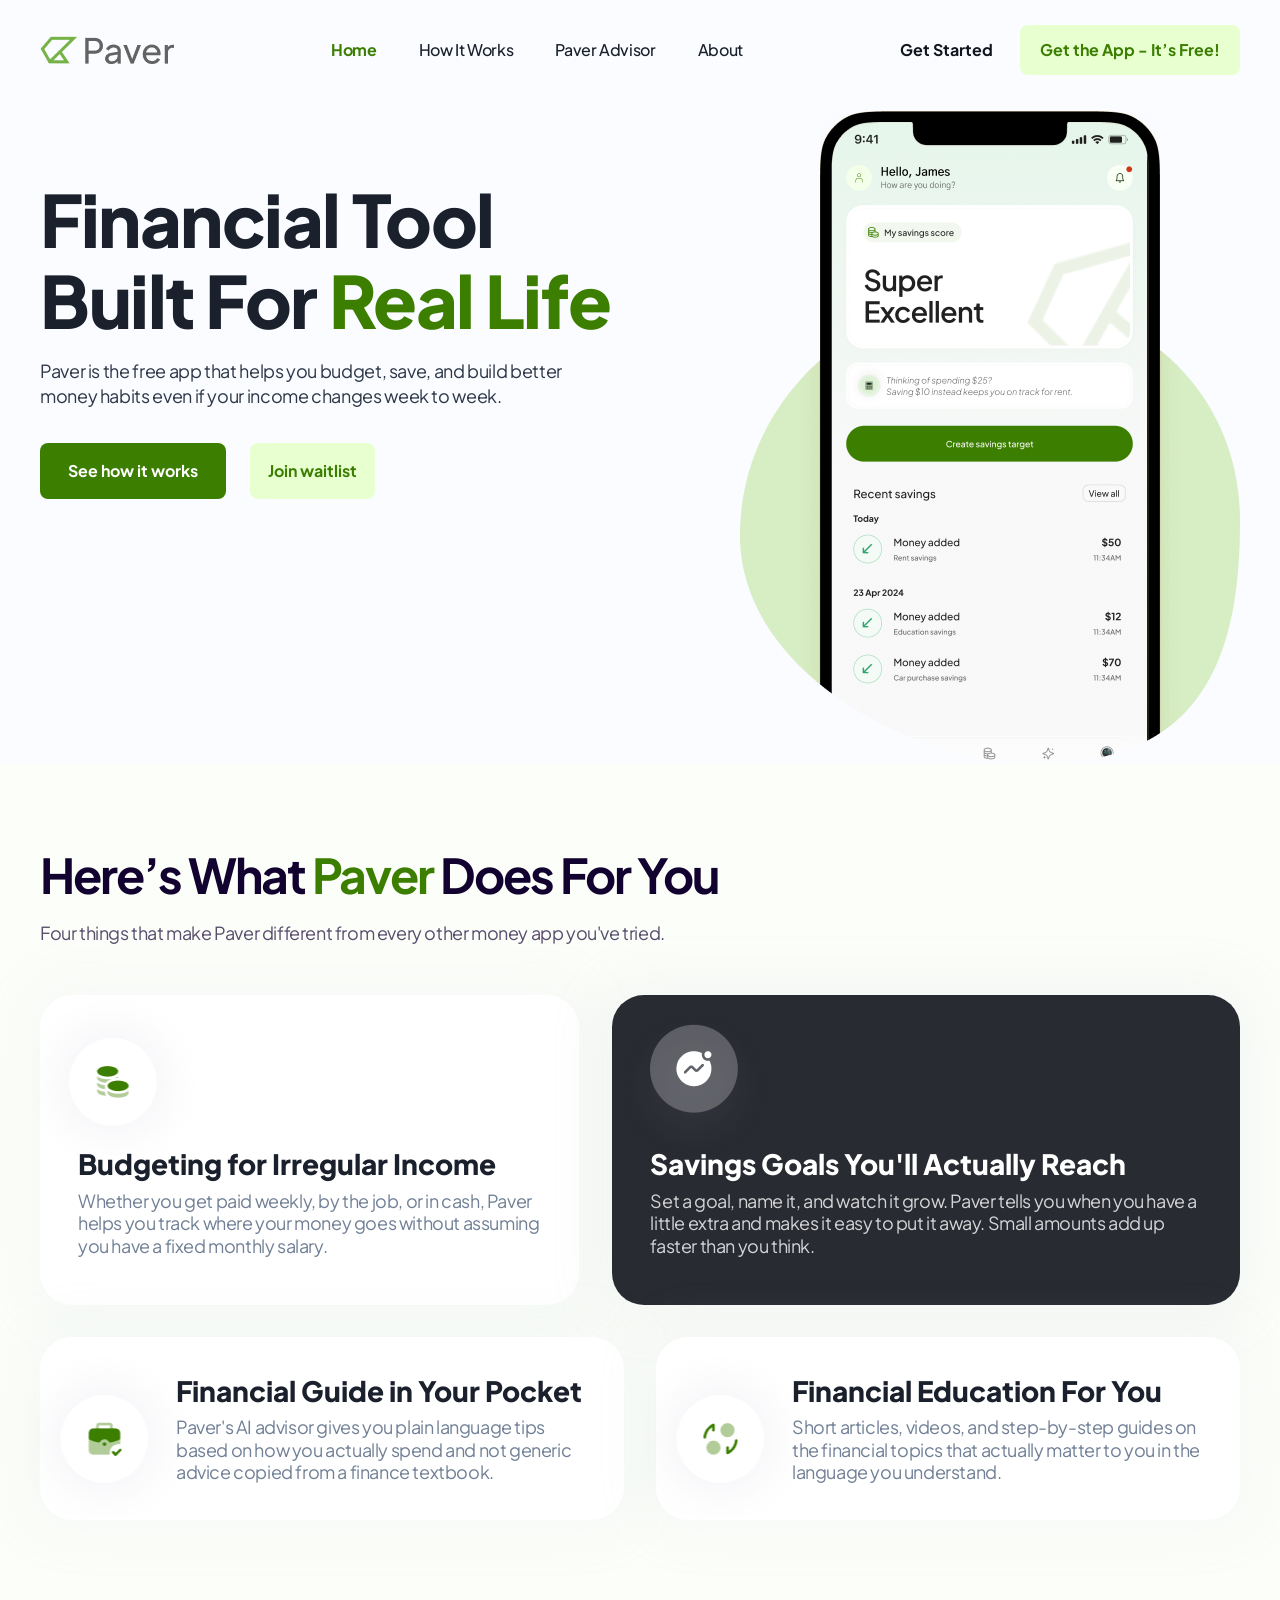
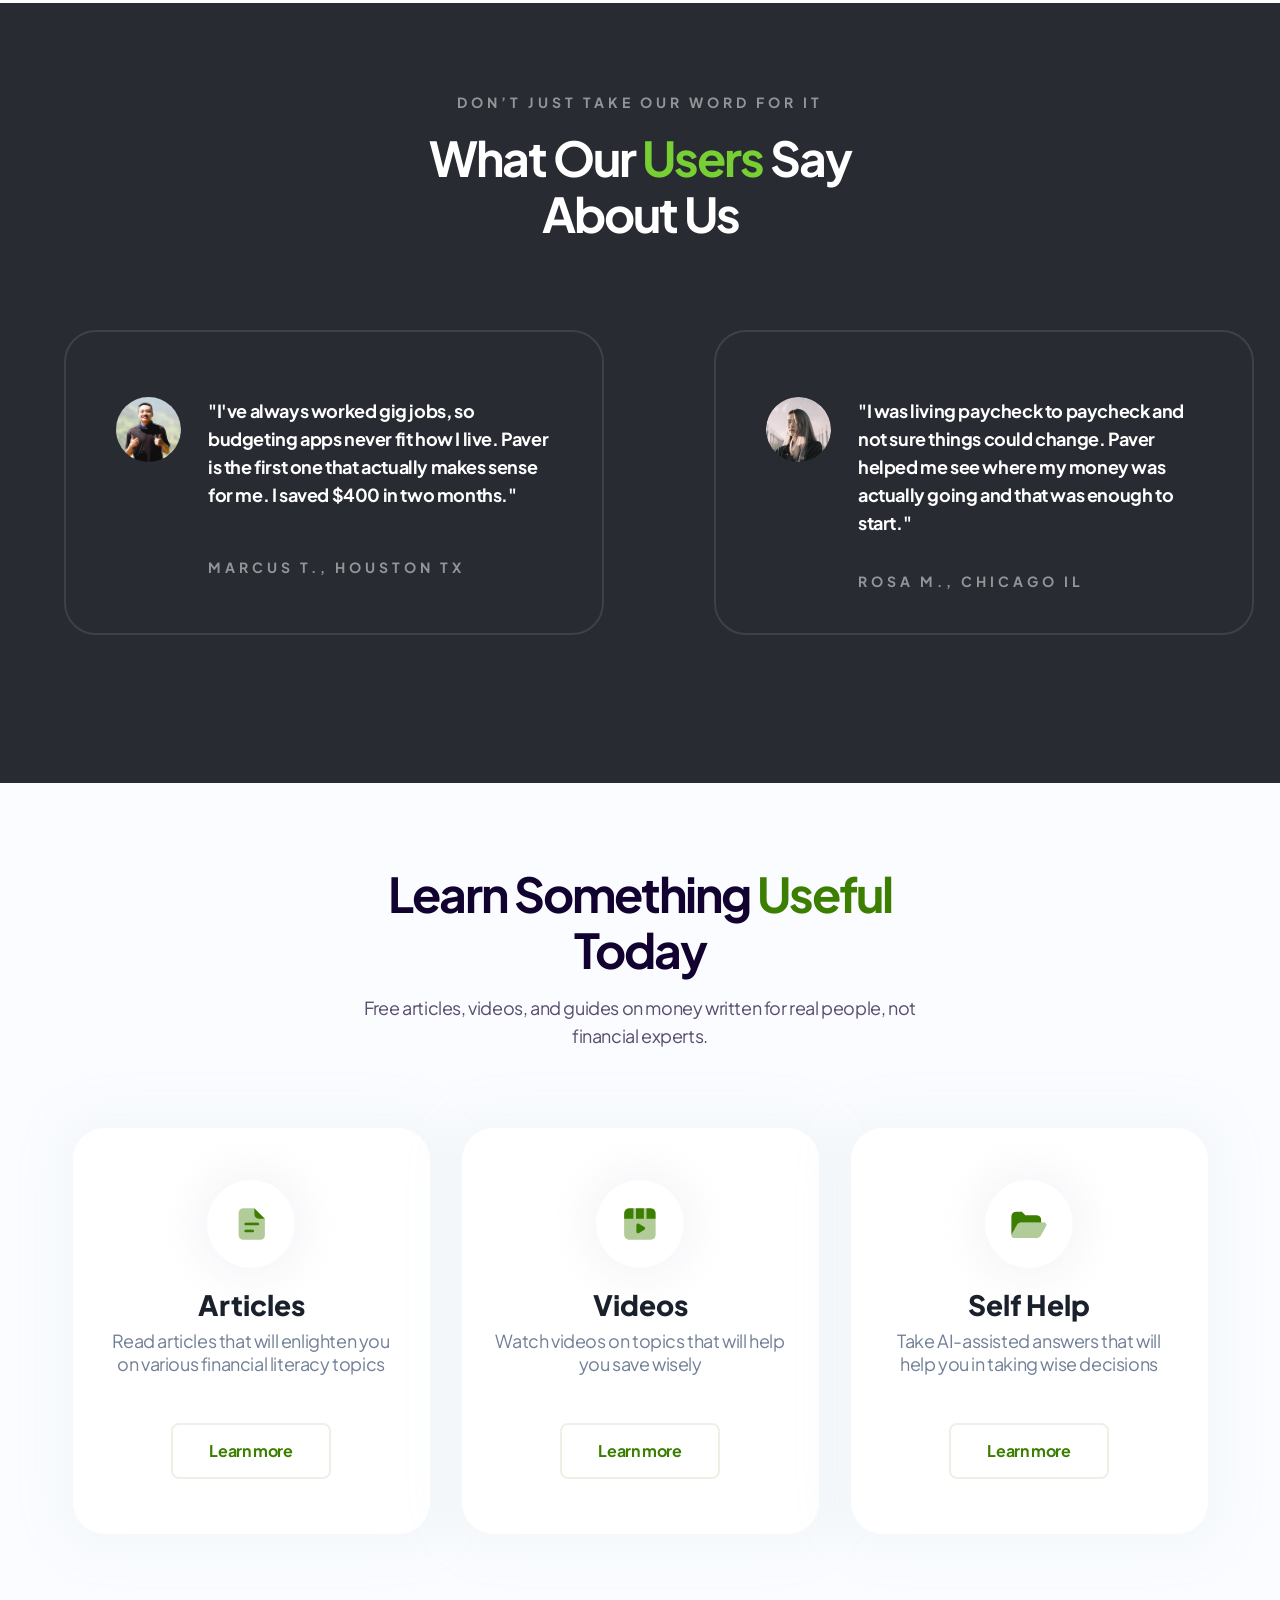
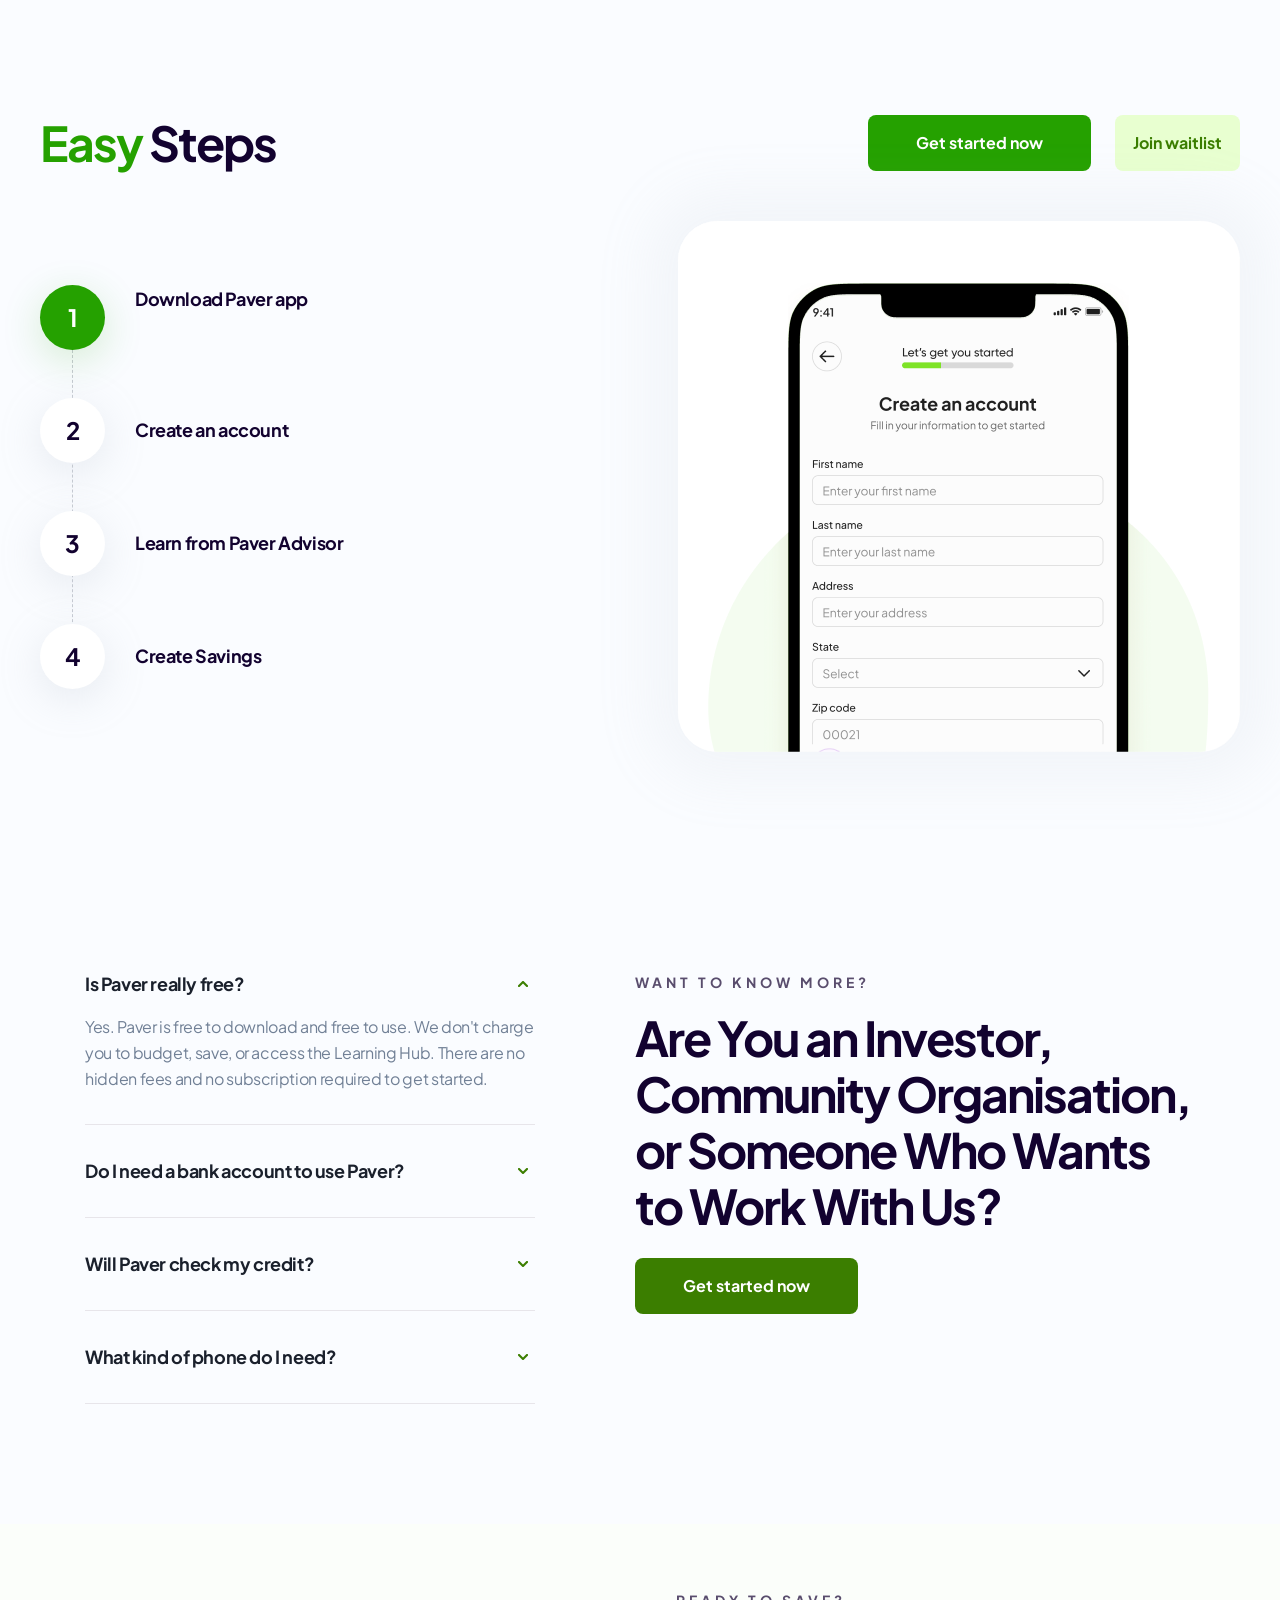
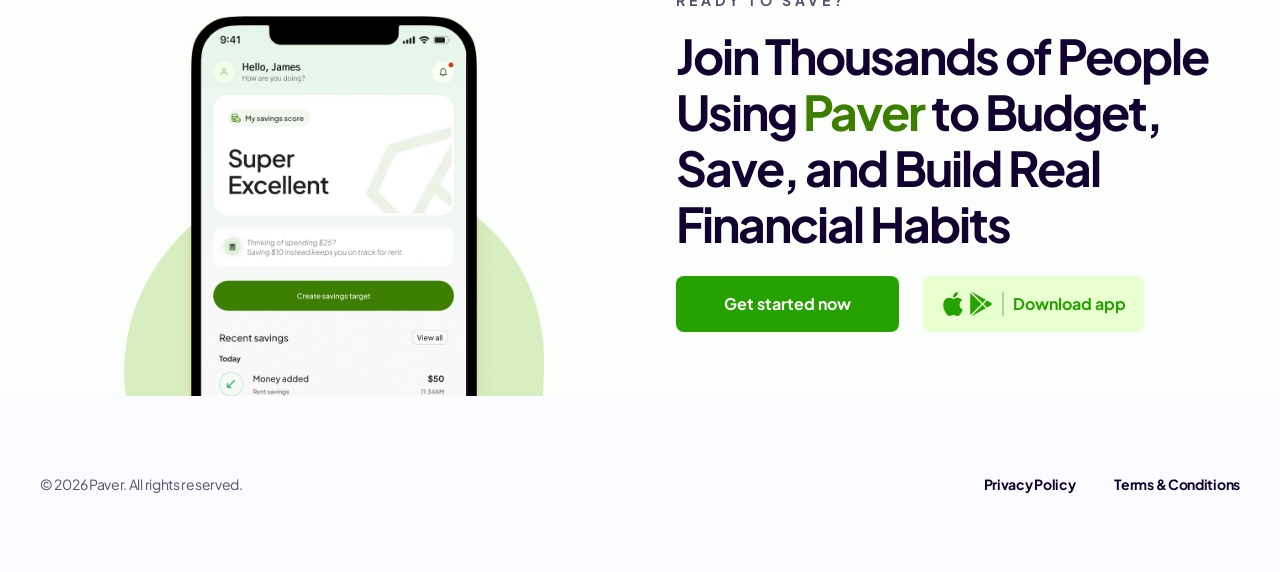
<file: index.html>
<!doctype html>
<html lang="en">
<head>
  <meta charset="utf-8">
  <meta name="viewport" content="width=device-width, initial-scale=1">
  <title>Paver — Financial Tool Built For Real Life</title>
  <meta name="description" content="Paver is the free app that helps you budget, save, and build better money habits even if your income changes week to week.">
  <meta name="theme-color" content="#3b7e00">
  <meta property="og:title" content="Paver — Financial Tool Built For Real Life">
  <meta property="og:description" content="Budget, save, and build better money habits even if your income changes week to week.">
  <meta property="og:type" content="website">
  <meta property="og:image" content="https://trypaver.online/assets/img/hero-phone.png">
  <meta property="og:url" content="https://trypaver.online/">
  <link rel="canonical" href="https://trypaver.online/">
  <link rel="icon" type="image/svg+xml" href="assets/img/favicon.svg">
  <link rel="preconnect" href="https://fonts.googleapis.com">
  <link rel="preconnect" href="https://fonts.gstatic.com" crossorigin>
  <link href="https://fonts.googleapis.com/css2?family=Plus+Jakarta+Sans:wght@400;500;700;800&display=swap" rel="stylesheet">
  <link rel="stylesheet" href="assets/css/styles.css">
</head>
<body>
  <a class="skip-link" href="#main">Skip to content</a>

  <header class="site-header">
    <div class="container site-header__inner">
      <a class="logo" href="index.html" aria-label="Paver home">
        <img src="assets/img/logo.png" alt="Paver" width="134" height="28">
      </a>
      <nav class="nav" aria-label="Main">
        <a href="index.html" aria-current="page">Home</a>
        <a href="how-it-works.html">How It Works</a>
        <a href="paver-advisor.html">Paver Advisor</a>
        <a href="about.html">About</a>
      </nav>
      <div class="header-actions">
        <a class="header-actions__link" href="https://forms.gle/uasFHxJZCSpPC54bA" target="_blank" rel="noopener">Get Started</a>
        <a class="btn btn--soft btn--sm" href="https://forms.gle/uasFHxJZCSpPC54bA" target="_blank" rel="noopener">Get the App - It’s Free!</a>
      </div>
      <button class="nav-toggle" type="button" aria-expanded="false" aria-controls="mobile-menu" aria-label="Open menu">
        <svg class="icon-open" viewBox="0 0 24 24" fill="none" stroke="currentColor" stroke-width="2" stroke-linecap="round" aria-hidden="true"><path d="M4 7h16M4 12h16M4 17h16"/></svg>
        <svg class="icon-close" viewBox="0 0 24 24" fill="none" stroke="currentColor" stroke-width="2" stroke-linecap="round" aria-hidden="true"><path d="M6 6l12 12M18 6L6 18"/></svg>
      </button>
      <div class="mobile-menu" id="mobile-menu">
        <a href="index.html" aria-current="page">Home</a>
        <a href="how-it-works.html">How It Works</a>
        <a href="paver-advisor.html">Paver Advisor</a>
        <a href="about.html">About</a>
        <a class="btn btn--soft" href="https://forms.gle/uasFHxJZCSpPC54bA" target="_blank" rel="noopener">Join waitlist</a>
      </div>
    </div>
  </header>

  <main id="main">
    <!-- Hero -->
    <section class="hero">
      <div class="container hero__inner">
        <div class="hero__copy">
          <div class="hero__text">
            <h1 class="hero__title">Financial Tool Built For <span class="text-green">Real Life</span></h1>
            <p class="hero__lead">Paver is the free app that helps you budget, save, and build better money habits even if your income changes week to week.</p>
          </div>
          <div class="btn-row">
            <a class="btn btn--primary" href="how-it-works.html">See how it works</a>
            <a class="btn btn--soft" href="https://forms.gle/uasFHxJZCSpPC54bA" target="_blank" rel="noopener">Join waitlist</a>
          </div>
        </div>
        <div class="hero__media">
          <img src="assets/img/hero-phone.png" alt="The Paver app home screen showing a savings score of Super Excellent and recent savings" width="500" height="653">
        </div>
      </div>
    </section>

    <!-- Features -->
    <section class="section features">
      <div class="container">
        <div class="section-head reveal">
          <h2 class="section-title">Here’s What <span class="text-green">Paver</span> Does For You</h2>
          <p class="section-lead">Four things that make Paver different from every other money app you've tried.</p>
        </div>
        <div class="feature-grid">
          <article class="feature-card reveal">
            <div class="feature-card__icon"><img src="assets/img/icon-irregular-income.png" alt="" width="181" height="190"></div>
            <div class="feature-card__body">
              <h3 class="feature-card__title">Budgeting for Irregular Income</h3>
              <p class="feature-card__text">Whether you get paid weekly, by the job, or in cash, Paver helps you track where your money goes without assuming you have a fixed monthly salary.</p>
            </div>
          </article>
          <article class="feature-card feature-card--dark reveal">
            <div class="feature-card__icon"><img src="assets/img/icon-savings-goals.png" alt="" width="174" height="174"></div>
            <div class="feature-card__body">
              <h3 class="feature-card__title">Savings Goals You'll Actually Reach</h3>
              <p class="feature-card__text">Set a goal, name it, and watch it grow. Paver tells you when you have a little extra and makes it easy to put it away. Small amounts add up faster than you think.</p>
            </div>
          </article>
          <div class="feature-grid__row2">
            <article class="feature-card feature-card--row reveal">
              <div class="feature-card__icon"><img src="assets/img/icon-financial-guide.png" alt="" width="175" height="178"></div>
              <div class="feature-card__body">
                <h3 class="feature-card__title">Financial Guide in Your Pocket</h3>
                <p class="feature-card__text">Paver's AI advisor gives you plain language tips based on how you actually spend and not generic advice copied from a finance textbook.</p>
              </div>
            </article>
            <article class="feature-card feature-card--row reveal">
              <div class="feature-card__icon"><img src="assets/img/icon-financial-education.png" alt="" width="175" height="178"></div>
              <div class="feature-card__body">
                <h3 class="feature-card__title">Financial Education For You</h3>
                <p class="feature-card__text">Short articles, videos, and step-by-step guides on the financial topics that actually matter to you in the language you understand.</p>
              </div>
            </article>
          </div>
        </div>
      </div>
    </section>

    <!-- Testimonials -->
    <section class="section--dark testimonials" aria-labelledby="testimonials-title">
      <div class="container">
        <div class="section-head section-head--center reveal">
          <p class="eyebrow">Don’t just take our word for it</p>
          <h2 class="section-title" id="testimonials-title">What Our <span style="color: var(--green-soft)">Users</span> Say About Us</h2>
        </div>
      </div>
      <div class="testimonial-track">
        <figure class="testimonial">
          <img class="testimonial__avatar" src="assets/img/avatar-marcus.png" alt="" width="65" height="65">
          <blockquote class="testimonial__quote">"I've always worked gig jobs, so budgeting apps never fit how I live. Paver is the first one that actually makes sense for me. I saved $400 in two months."</blockquote>
          <figcaption class="testimonial__name">Marcus T., Houston TX</figcaption>
        </figure>
        <figure class="testimonial">
          <img class="testimonial__avatar" src="assets/img/avatar-rosa.png" alt="" width="65" height="65">
          <blockquote class="testimonial__quote">"I was living paycheck to paycheck and not sure things could change. Paver helped me see where my money was actually going and that was enough to start."</blockquote>
          <figcaption class="testimonial__name">Rosa M., Chicago IL</figcaption>
        </figure>
        <figure class="testimonial">
          <img class="testimonial__avatar" src="assets/img/avatar-rosa.png" alt="" width="65" height="65">
          <blockquote class="testimonial__quote">"My English isn't perfect and most apps felt confusing. Paver explained everything clearly and I could understand Spanish when I needed to. It felt like it was made for me."</blockquote>
          <figcaption class="testimonial__name">Darnell W., Atlanta GA</figcaption>
        </figure>
      </div>
    </section>

    <!-- Learn -->
    <section class="section section--bg learn">
      <div class="container">
        <div class="section-head section-head--center reveal">
          <h2 class="section-title">Learn Something <span class="text-green">Useful</span> Today</h2>
          <p class="section-lead">Free articles, videos, and guides on money written for real people, not financial experts.</p>
        </div>
        <div class="learn-grid">
          <article class="learn-card reveal">
            <div class="learn-card__top">
              <div class="feature-card__icon"><img src="assets/img/icon-articles.png" alt="" width="198" height="192"></div>
              <div>
                <h3 class="learn-card__title">Articles</h3>
                <p class="learn-card__text">Read articles that will enlighten you on various financial literacy topics</p>
              </div>
            </div>
            <a class="btn btn--outline" href="paver-advisor.html#articles">Learn more</a>
          </article>
          <article class="learn-card reveal">
            <div class="learn-card__top">
              <div class="feature-card__icon"><img src="assets/img/icon-videos.png" alt="" width="198" height="192"></div>
              <div>
                <h3 class="learn-card__title">Videos</h3>
                <p class="learn-card__text">Watch videos on topics that will help you save wisely</p>
              </div>
            </div>
            <a class="btn btn--outline" href="paver-advisor.html#videos">Learn more</a>
          </article>
          <article class="learn-card reveal">
            <div class="learn-card__top">
              <div class="feature-card__icon"><img src="assets/img/icon-self-help.png" alt="" width="198" height="192"></div>
              <div>
                <h3 class="learn-card__title">Self Help</h3>
                <p class="learn-card__text">Take AI-assisted answers that will help you in taking wise decisions</p>
              </div>
            </div>
            <a class="btn btn--outline" href="paver-advisor.html">Learn more</a>
          </article>
        </div>
      </div>
    </section>

    <!-- Steps -->
    <section class="section--bg steps">
      <div class="container">
        <div class="steps__head reveal">
          <h2 class="section-title"><span class="text-green-bright">Easy</span> Steps</h2>
          <div class="btn-row">
            <a class="btn btn--bright" href="https://forms.gle/uasFHxJZCSpPC54bA" target="_blank" rel="noopener">Get started now</a>
            <a class="btn btn--soft" href="https://forms.gle/uasFHxJZCSpPC54bA" target="_blank" rel="noopener">Join waitlist</a>
          </div>
        </div>
        <div class="steps__body">
          <ol class="step-list reveal">
            <li class="step step--active"><span class="step__num">1</span><div class="step__body"><p class="step__title">Download Paver app</p></div></li>
            <li class="step"><span class="step__num">2</span><div class="step__body"><p class="step__title">Create an account</p></div></li>
            <li class="step"><span class="step__num">3</span><div class="step__body"><p class="step__title">Learn from Paver Advisor</p></div></li>
            <li class="step"><span class="step__num">4</span><div class="step__body"><p class="step__title">Create Savings</p></div></li>
          </ol>
          <div class="phone-card reveal">
            <img src="assets/img/steps-phone.png" alt="The Paver sign-up screen: Create an account" width="562" height="531">
          </div>
        </div>
      </div>
    </section>

    <!-- FAQ -->
    <section class="section--bg faq">
      <div class="container faq__inner">
        <div class="faq__list reveal">
          <div class="faq-item is-open">
            <button class="faq-item__q" type="button" aria-expanded="true" aria-controls="faq-1">
              <span>Is Paver really free?</span>
              <img class="chev-up" src="assets/img/chevron-up.png" alt="" width="24" height="24">
              <img class="chev-down" src="assets/img/chevron-down.png" alt="" width="24" height="24">
            </button>
            <div class="faq-item__a" id="faq-1"><div><p>Yes. Paver is free to download and free to use. We don't charge you to budget, save, or access the Learning Hub. There are no hidden fees and no subscription required to get started.</p></div></div>
          </div>
          <div class="faq-item">
            <button class="faq-item__q" type="button" aria-expanded="false" aria-controls="faq-2">
              <span>Do I need a bank account to use Paver?</span>
              <img class="chev-up" src="assets/img/chevron-up.png" alt="" width="24" height="24">
              <img class="chev-down" src="assets/img/chevron-down.png" alt="" width="24" height="24">
            </button>
            <div class="faq-item__a" id="faq-2"><div><p>No. You can use Paver without a bank account. Track cash, gig payments, and any other income by adding it yourself — Paver works with however you get paid.</p></div></div>
          </div>
          <div class="faq-item">
            <button class="faq-item__q" type="button" aria-expanded="false" aria-controls="faq-3">
              <span>Will Paver check my credit?</span>
              <img class="chev-up" src="assets/img/chevron-up.png" alt="" width="24" height="24">
              <img class="chev-down" src="assets/img/chevron-down.png" alt="" width="24" height="24">
            </button>
            <div class="faq-item__a" id="faq-3"><div><p>No. Paver never runs a credit check, and signing up has no effect on your credit score.</p></div></div>
          </div>
          <div class="faq-item">
            <button class="faq-item__q" type="button" aria-expanded="false" aria-controls="faq-4">
              <span>What kind of phone do I need?</span>
              <img class="chev-up" src="assets/img/chevron-up.png" alt="" width="24" height="24">
              <img class="chev-down" src="assets/img/chevron-down.png" alt="" width="24" height="24">
            </button>
            <div class="faq-item__a" id="faq-4"><div><p>Paver is being built for both iPhone and Android smartphones. Join the waitlist and we'll let you know as soon as it's available for your device.</p></div></div>
          </div>
        </div>
        <div class="contact-cta reveal">
          <div class="section-head">
            <p class="eyebrow">Want to know more?</p>
            <h2 class="section-title">Are You an Investor, Community Organisation, or Someone Who Wants to Work With Us?</h2>
          </div>
          <div class="btn-row">
            <a class="btn btn--primary btn--wide" href="mailto:Ogunmakinwatolu@gmail.com?subject=Working%20with%20Paver">Get started now</a>
          </div>
        </div>
      </div>
    </section>

    <!-- Download CTA -->
    <section class="download">
      <div class="container download__inner">
        <div class="download__media">
          <img src="assets/img/hero-phone.png" alt="" width="500" height="653" loading="lazy">
        </div>
        <div class="download__copy reveal">
          <div class="section-head">
            <p class="eyebrow">Ready to SAVE?</p>
            <h2 class="section-title">Join Thousands of People Using <span class="text-green">Paver</span> to Budget, Save, and Build Real Financial Habits</h2>
          </div>
          <div class="btn-row">
            <a class="btn btn--bright" href="https://forms.gle/uasFHxJZCSpPC54bA" target="_blank" rel="noopener">Get started now</a>
            <a class="btn btn--soft btn--soft-bright" href="https://forms.gle/uasFHxJZCSpPC54bA" target="_blank" rel="noopener">
              <span class="btn__stores" aria-hidden="true">
                <svg viewBox="0 0 24 24" fill="currentColor"><path d="M12.152 6.896c-.948 0-2.415-1.078-3.96-1.04-2.04.027-3.91 1.183-4.961 3.014-2.117 3.675-.546 9.103 1.519 12.09 1.013 1.454 2.208 3.09 3.792 3.039 1.52-.065 2.09-.987 3.935-.987 1.831 0 2.35.987 3.96.948 1.637-.026 2.676-1.48 3.676-2.948 1.156-1.688 1.636-3.325 1.662-3.415-.039-.013-3.182-1.221-3.22-4.857-.026-3.04 2.48-4.494 2.597-4.559-1.429-2.09-3.623-2.324-4.39-2.376-2-.156-3.675 1.09-4.61 1.09zM15.53 3.83c.843-1.012 1.4-2.427 1.245-3.83-1.207.052-2.662.805-3.532 1.818-.78.896-1.454 2.338-1.273 3.714 1.338.104 2.715-.688 3.559-1.701"/></svg>
                <svg viewBox="0 0 24 24" fill="currentColor"><path d="M22.018 13.298l-3.919 2.218-3.515-3.493 3.543-3.521 3.891 2.202a1.49 1.49 0 0 1 0 2.594zM1.337.924a1.486 1.486 0 0 0-.112.568v21.017c0 .217.045.419.124.6l11.155-11.087L1.337.924zm12.207 10.065l3.258-3.238L3.45.195a1.466 1.466 0 0 0-.946-.179l11.04 10.973zm0 2.067l-11 10.933c.298.036.612-.016.906-.183l13.324-7.54-3.23-3.21z"/></svg>
              </span>
              <span class="btn__divider" aria-hidden="true"></span>
              Download app
            </a>
          </div>
        </div>
      </div>
    </section>
  </main>

  <footer class="site-footer">
    <div class="container site-footer__inner">
      <p class="site-footer__copy">© 2026 Paver. All rights reserved.</p>
      <div class="site-footer__links">
        <span>Privacy Policy</span>
        <span>Terms &amp; Conditions</span>
      </div>
    </div>
  </footer>

  <script src="assets/js/main.js" defer></script>
</body>
</html>
</file>
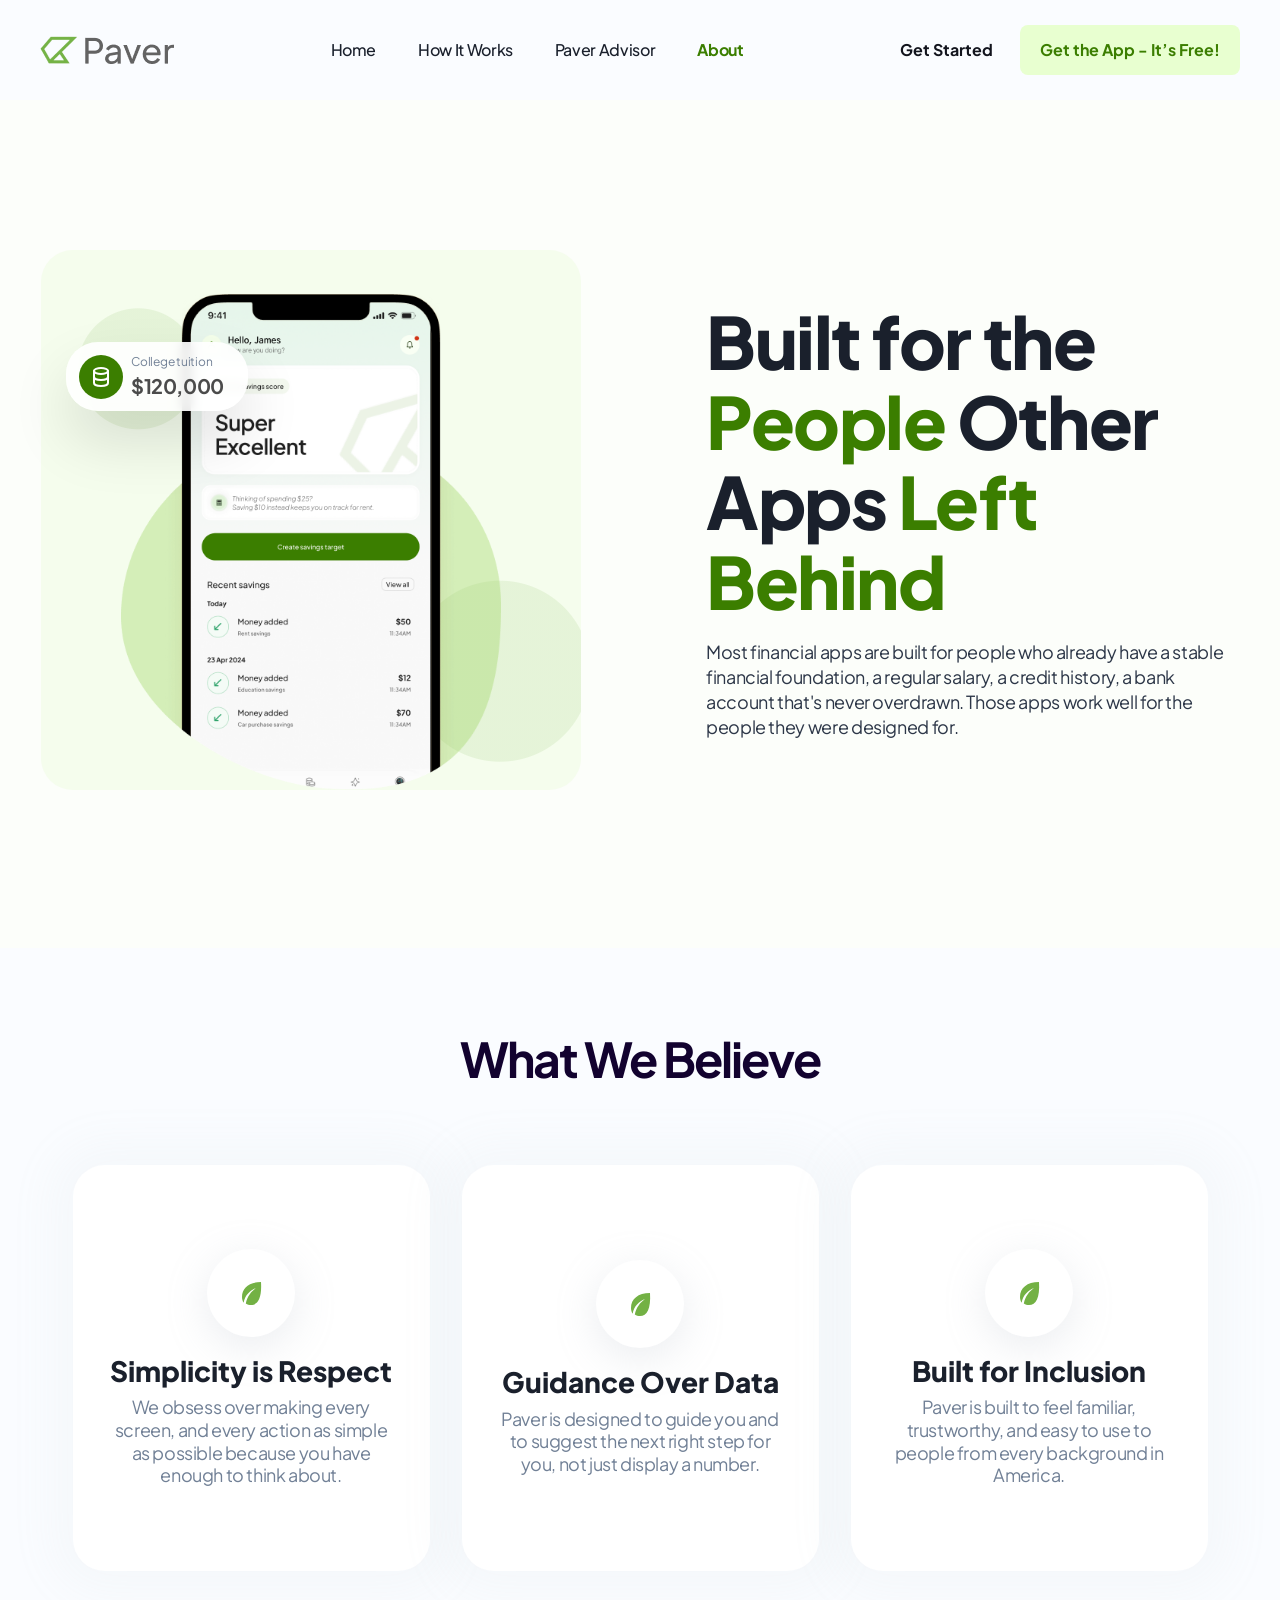
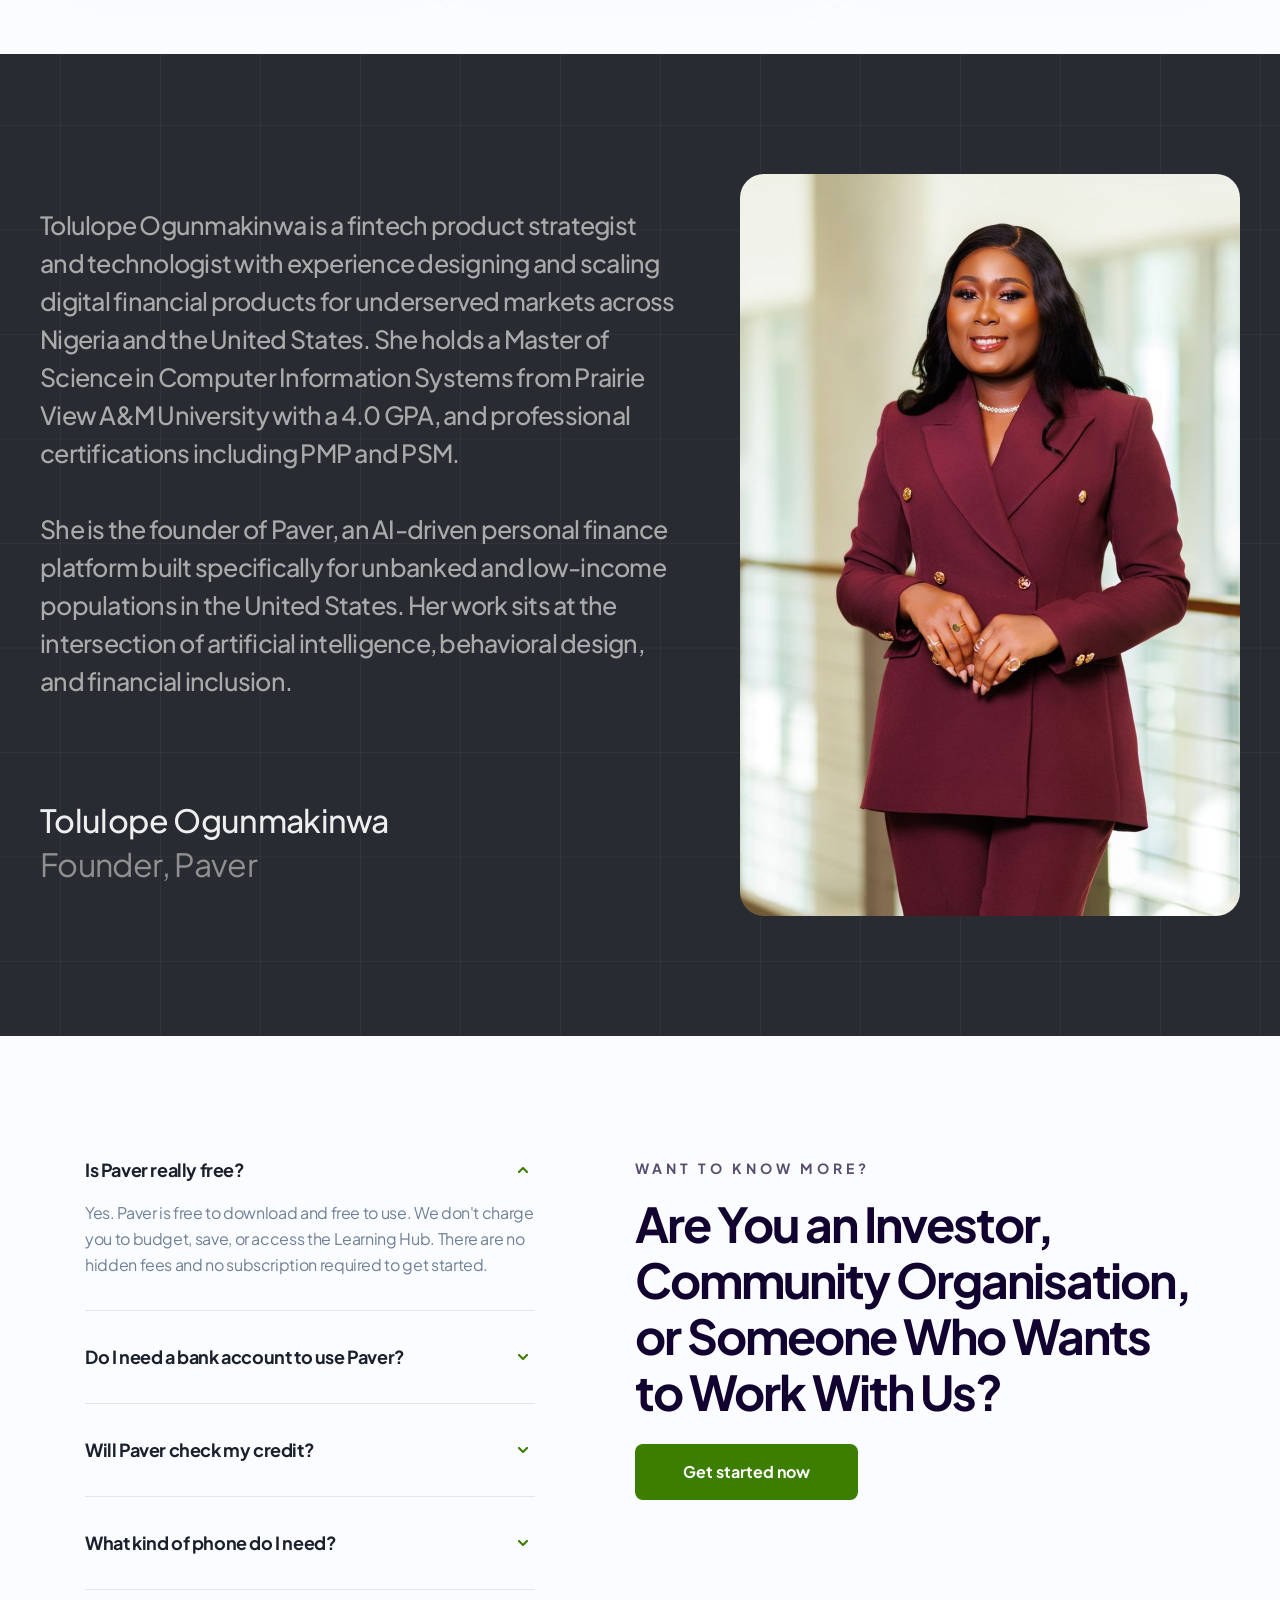
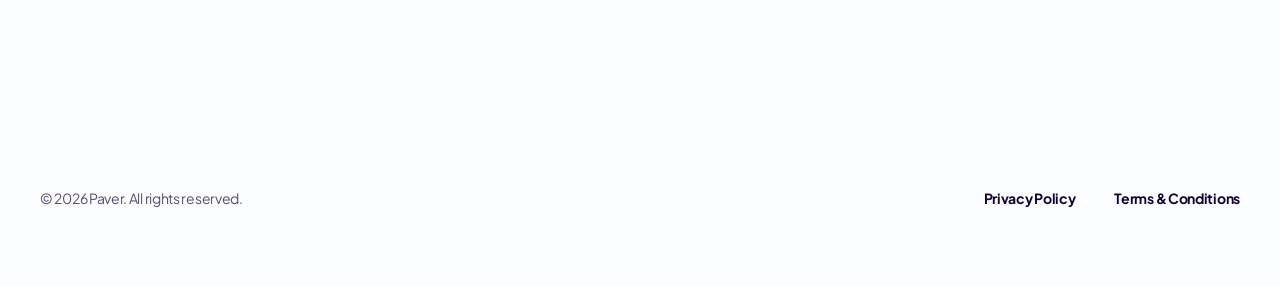
<file: about.html>
<!doctype html>
<html lang="en">
<head>
  <meta charset="utf-8">
  <meta name="viewport" content="width=device-width, initial-scale=1">
  <title>About Paver — Built for the People Other Apps Left Behind</title>
  <meta name="description" content="Paver is an AI-driven personal finance platform built for unbanked and low-income people in the United States.">
  <meta name="theme-color" content="#3b7e00">
  <meta property="og:title" content="About Paver — Built for the People Other Apps Left Behind">
  <meta property="og:description" content="Paver is an AI-driven personal finance platform built for unbanked and low-income people in the United States.">
  <meta property="og:type" content="website">
  <meta property="og:image" content="https://trypaver.online/assets/img/hero-phone.png">
  <meta property="og:url" content="https://trypaver.online/about.html">
  <link rel="canonical" href="https://trypaver.online/about.html">
  <link rel="icon" type="image/svg+xml" href="assets/img/favicon.svg">
  <link rel="preconnect" href="https://fonts.googleapis.com">
  <link rel="preconnect" href="https://fonts.gstatic.com" crossorigin>
  <link href="https://fonts.googleapis.com/css2?family=Plus+Jakarta+Sans:wght@400;500;700;800&display=swap" rel="stylesheet">
  <link rel="stylesheet" href="assets/css/styles.css">
</head>
<body>
  <a class="skip-link" href="#main">Skip to content</a>

  <header class="site-header">
    <div class="container site-header__inner">
      <a class="logo" href="index.html" aria-label="Paver home">
        <img src="assets/img/logo.png" alt="Paver" width="134" height="28">
      </a>
      <nav class="nav" aria-label="Main">
        <a href="index.html">Home</a>
        <a href="how-it-works.html">How It Works</a>
        <a href="paver-advisor.html">Paver Advisor</a>
        <a href="about.html" aria-current="page">About</a>
      </nav>
      <div class="header-actions">
        <a class="header-actions__link" href="https://forms.gle/uasFHxJZCSpPC54bA" target="_blank" rel="noopener">Get Started</a>
        <a class="btn btn--soft btn--sm" href="https://forms.gle/uasFHxJZCSpPC54bA" target="_blank" rel="noopener">Get the App - It’s Free!</a>
      </div>
      <button class="nav-toggle" type="button" aria-expanded="false" aria-controls="mobile-menu" aria-label="Open menu">
        <svg class="icon-open" viewBox="0 0 24 24" fill="none" stroke="currentColor" stroke-width="2" stroke-linecap="round" aria-hidden="true"><path d="M4 7h16M4 12h16M4 17h16"/></svg>
        <svg class="icon-close" viewBox="0 0 24 24" fill="none" stroke="currentColor" stroke-width="2" stroke-linecap="round" aria-hidden="true"><path d="M6 6l12 12M18 6L6 18"/></svg>
      </button>
      <div class="mobile-menu" id="mobile-menu">
        <a href="index.html">Home</a>
        <a href="how-it-works.html">How It Works</a>
        <a href="paver-advisor.html">Paver Advisor</a>
        <a href="about.html" aria-current="page">About</a>
        <a class="btn btn--soft" href="https://forms.gle/uasFHxJZCSpPC54bA" target="_blank" rel="noopener">Join waitlist</a>
      </div>
    </div>
  </header>

  <main id="main">
    <!-- Hero -->
    <section class="about-hero">
      <div class="container about-hero__inner">
        <div class="about-hero__media">
          <!-- Swap in the hero photo from Figma (node 1:1191) as assets/img/about-hero.png -->
          <img src="assets/img/hero-phone.png" alt="The Paver app" width="500" height="653">
          <div class="stat-chip" aria-hidden="true">
            <span class="stat-chip__icon">
              <svg viewBox="0 0 24 24" fill="none" stroke="currentColor" stroke-width="2" stroke-linecap="round" stroke-linejoin="round"><ellipse cx="12" cy="6" rx="7" ry="3"/><path d="M5 6v6c0 1.7 3.1 3 7 3s7-1.3 7-3V6"/><path d="M5 12v6c0 1.7 3.1 3 7 3s7-1.3 7-3v-6"/></svg>
            </span>
            <span>
              <span class="stat-chip__label">College tuition</span>
              <span class="stat-chip__value">$120,000</span>
            </span>
          </div>
        </div>
        <div class="about-hero__copy reveal">
          <h1 class="about-hero__title">Built for the <span class="text-green">People</span> Other Apps <span class="text-green">Left Behind</span></h1>
          <p class="hero__lead">Most financial apps are built for people who already have a stable financial foundation, a regular salary, a credit history, a bank account that's never overdrawn. Those apps work well for the people they were designed for.</p>
        </div>
      </div>
    </section>

    <!-- Beliefs -->
    <section class="section section--bg beliefs">
      <div class="container">
        <h2 class="section-title reveal">What We Believe</h2>
        <div class="learn-grid">
          <article class="learn-card reveal">
            <div class="learn-card__top">
              <div class="belief-icon"><svg viewBox="0 0 32 32" aria-hidden="true"><path d="M26 5C14 5 7 11 7 20c0 2.2.6 4.2 1.6 5.8C10 18 15 13.5 21 11c-5 3.5-8.6 8.4-10.2 15.4C12.4 27.4 14.2 28 16 28c7 0 11-7 10-23z" fill="#73b144"/></svg></div>
              <div>
                <h3 class="learn-card__title">Simplicity is Respect</h3>
                <p class="learn-card__text">We obsess over making every screen, and every action as simple as possible because you have enough to think about.</p>
              </div>
            </div>
          </article>
          <article class="learn-card reveal">
            <div class="learn-card__top">
              <div class="belief-icon"><svg viewBox="0 0 32 32" aria-hidden="true"><path d="M26 5C14 5 7 11 7 20c0 2.2.6 4.2 1.6 5.8C10 18 15 13.5 21 11c-5 3.5-8.6 8.4-10.2 15.4C12.4 27.4 14.2 28 16 28c7 0 11-7 10-23z" fill="#73b144"/></svg></div>
              <div>
                <h3 class="learn-card__title">Guidance Over Data</h3>
                <p class="learn-card__text">Paver is designed to guide you and to suggest the next right step for you, not just display a number.</p>
              </div>
            </div>
          </article>
          <article class="learn-card reveal">
            <div class="learn-card__top">
              <div class="belief-icon"><svg viewBox="0 0 32 32" aria-hidden="true"><path d="M26 5C14 5 7 11 7 20c0 2.2.6 4.2 1.6 5.8C10 18 15 13.5 21 11c-5 3.5-8.6 8.4-10.2 15.4C12.4 27.4 14.2 28 16 28c7 0 11-7 10-23z" fill="#73b144"/></svg></div>
              <div>
                <h3 class="learn-card__title">Built for Inclusion</h3>
                <p class="learn-card__text">Paver is built to feel familiar, trustworthy, and easy to use to people from every background in America.</p>
              </div>
            </div>
          </article>
        </div>
      </div>
    </section>

    <!-- Founder -->
    <section class="founder" aria-labelledby="founder-name">
      <div class="container founder__inner">
        <div class="founder__copy reveal">
          <div class="founder__bio">
            <p>Tolulope Ogunmakinwa is a fintech product strategist and technologist with experience designing and scaling digital financial products for underserved markets across Nigeria and the United States. She holds a Master of Science in Computer Information Systems from Prairie View A&amp;M University with a 4.0 GPA, and professional certifications including PMP and PSM.</p>
            <p>She is the founder of Paver, an AI-driven personal finance platform built specifically for unbanked and low-income populations in the United States. Her work sits at the intersection of artificial intelligence, behavioral design, and financial inclusion.</p>
          </div>
          <div>
            <p class="founder__name" id="founder-name">Tolulope Ogunmakinwa</p>
            <p class="founder__role">Founder, Paver</p>
          </div>
        </div>
        <div class="founder__photo reveal">
          <img src="assets/img/founder.jpg" alt="Tolulope Ogunmakinwa, founder of Paver" width="500" height="742" loading="lazy">
        </div>
      </div>
    </section>

    <!-- FAQ -->
    <section class="section--bg faq">
      <div class="container faq__inner">
        <div class="faq__list reveal">
          <div class="faq-item is-open">
            <button class="faq-item__q" type="button" aria-expanded="true" aria-controls="faq-1">
              <span>Is Paver really free?</span>
              <img class="chev-up" src="assets/img/chevron-up.png" alt="" width="24" height="24">
              <img class="chev-down" src="assets/img/chevron-down.png" alt="" width="24" height="24">
            </button>
            <div class="faq-item__a" id="faq-1"><div><p>Yes. Paver is free to download and free to use. We don't charge you to budget, save, or access the Learning Hub. There are no hidden fees and no subscription required to get started.</p></div></div>
          </div>
          <div class="faq-item">
            <button class="faq-item__q" type="button" aria-expanded="false" aria-controls="faq-2">
              <span>Do I need a bank account to use Paver?</span>
              <img class="chev-up" src="assets/img/chevron-up.png" alt="" width="24" height="24">
              <img class="chev-down" src="assets/img/chevron-down.png" alt="" width="24" height="24">
            </button>
            <div class="faq-item__a" id="faq-2"><div><p>No. You can use Paver without a bank account. Track cash, gig payments, and any other income by adding it yourself — Paver works with however you get paid.</p></div></div>
          </div>
          <div class="faq-item">
            <button class="faq-item__q" type="button" aria-expanded="false" aria-controls="faq-3">
              <span>Will Paver check my credit?</span>
              <img class="chev-up" src="assets/img/chevron-up.png" alt="" width="24" height="24">
              <img class="chev-down" src="assets/img/chevron-down.png" alt="" width="24" height="24">
            </button>
            <div class="faq-item__a" id="faq-3"><div><p>No. Paver never runs a credit check, and signing up has no effect on your credit score.</p></div></div>
          </div>
          <div class="faq-item">
            <button class="faq-item__q" type="button" aria-expanded="false" aria-controls="faq-4">
              <span>What kind of phone do I need?</span>
              <img class="chev-up" src="assets/img/chevron-up.png" alt="" width="24" height="24">
              <img class="chev-down" src="assets/img/chevron-down.png" alt="" width="24" height="24">
            </button>
            <div class="faq-item__a" id="faq-4"><div><p>Paver is being built for both iPhone and Android smartphones. Join the waitlist and we'll let you know as soon as it's available for your device.</p></div></div>
          </div>
        </div>
        <div class="contact-cta reveal">
          <div class="section-head">
            <p class="eyebrow">Want to know more?</p>
            <h2 class="section-title">Are You an Investor, Community Organisation, or Someone Who Wants to Work With Us?</h2>
          </div>
          <div class="btn-row">
            <a class="btn btn--primary btn--wide" href="mailto:Ogunmakinwatolu@gmail.com?subject=Working%20with%20Paver">Get started now</a>
          </div>
        </div>
      </div>
    </section>
  </main>

  <footer class="site-footer">
    <div class="container site-footer__inner">
      <p class="site-footer__copy">© 2026 Paver. All rights reserved.</p>
      <div class="site-footer__links">
        <span>Privacy Policy</span>
        <span>Terms &amp; Conditions</span>
      </div>
    </div>
  </footer>

  <script src="assets/js/main.js" defer></script>
</body>
</html>
</file>
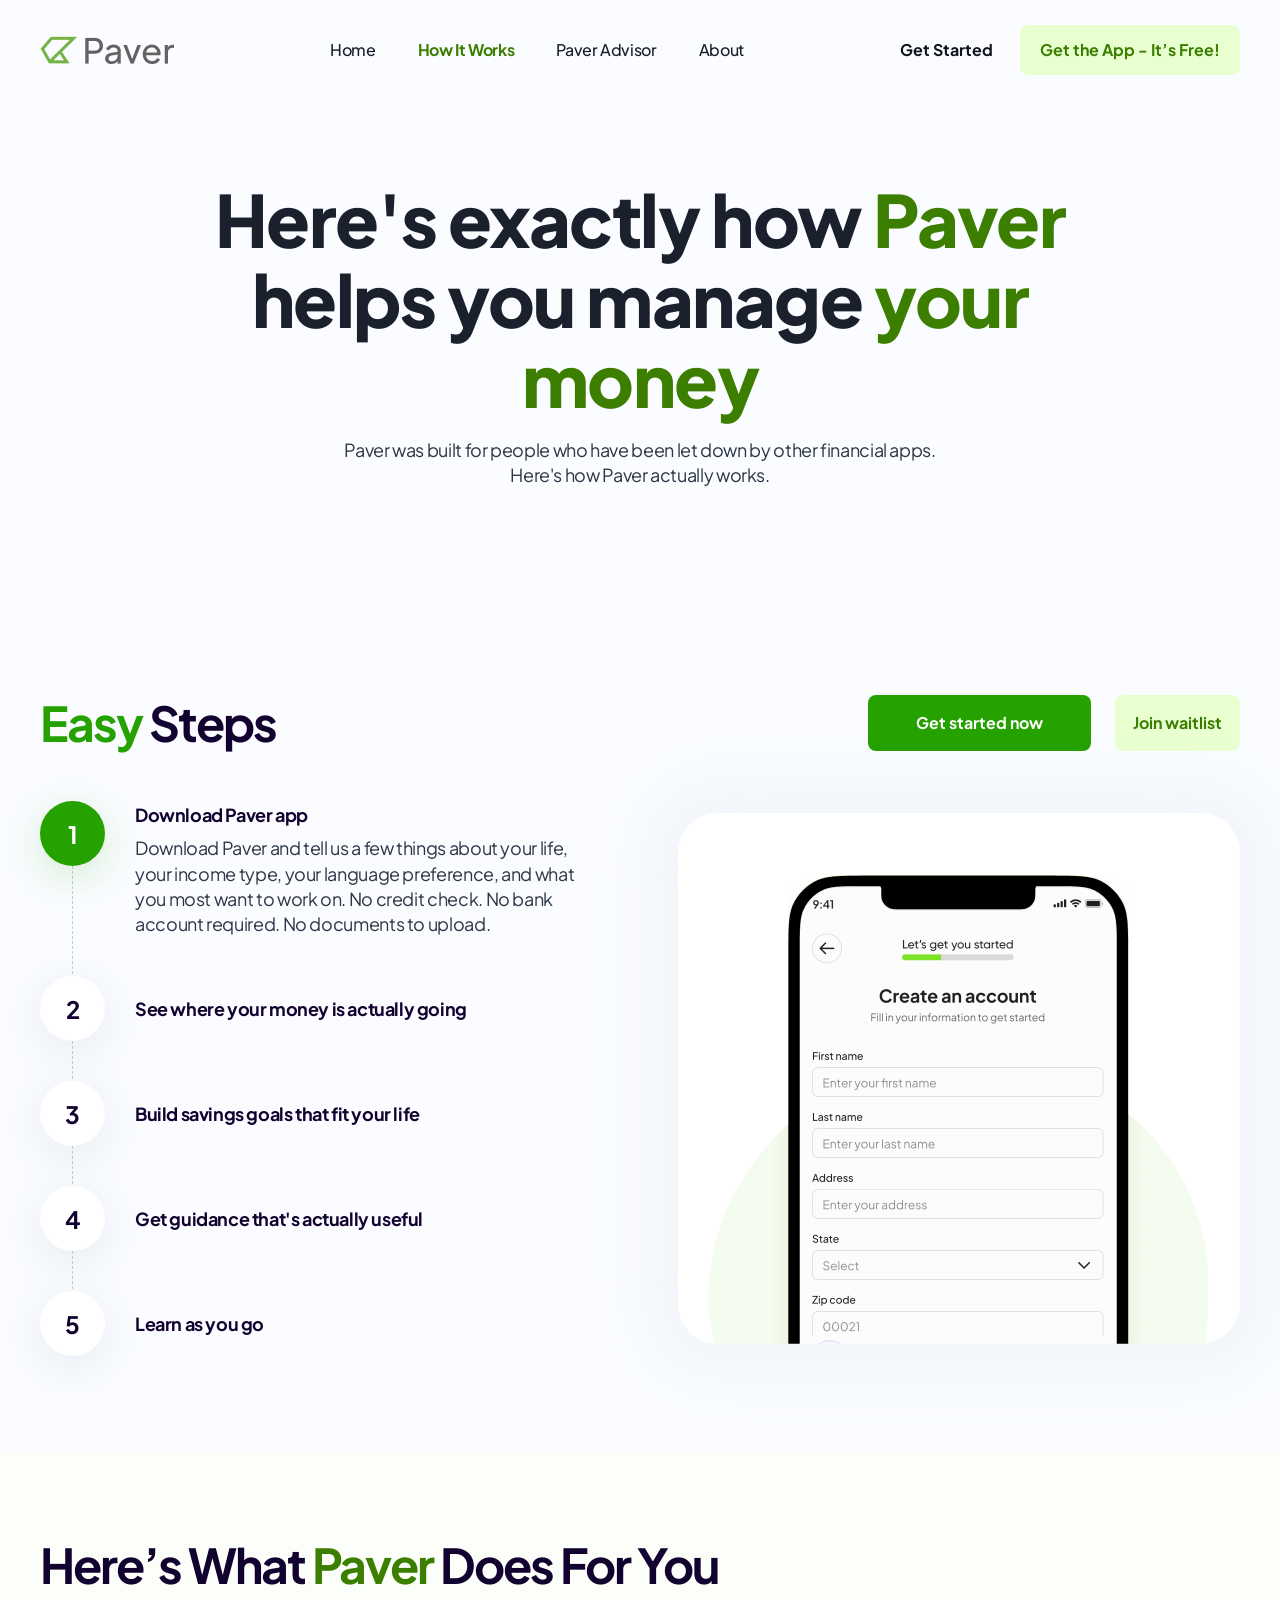
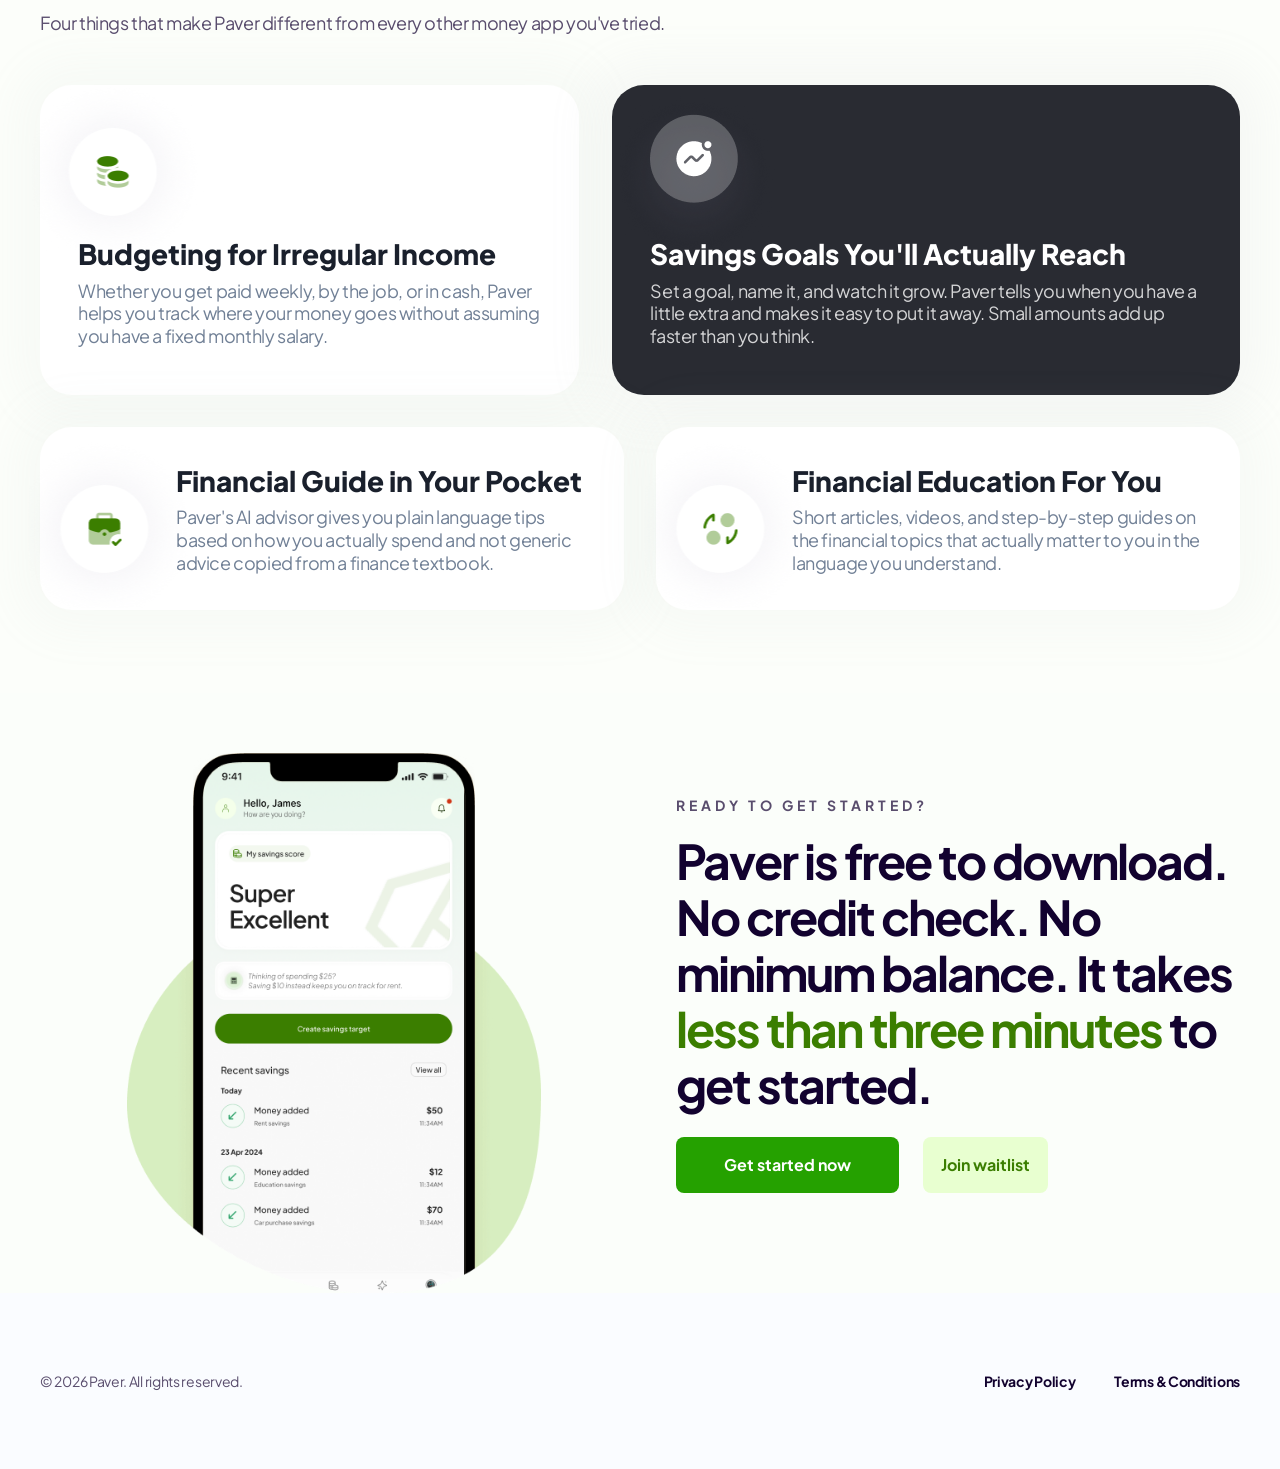
<file: how-it-works.html>
<!doctype html>
<html lang="en">
<head>
  <meta charset="utf-8">
  <meta name="viewport" content="width=device-width, initial-scale=1">
  <title>How It Works — Paver</title>
  <meta name="description" content="Here's exactly how Paver helps you manage your money: budgeting for irregular income, savings goals, plain-language guidance, and learning as you go.">
  <meta name="theme-color" content="#3b7e00">
  <meta property="og:title" content="How It Works — Paver">
  <meta property="og:description" content="Here's exactly how Paver helps you manage your money: budgeting for irregular income, savings goals, plain-language guidance, and learning as you go.">
  <meta property="og:type" content="website">
  <meta property="og:image" content="https://trypaver.online/assets/img/hero-phone.png">
  <meta property="og:url" content="https://trypaver.online/how-it-works.html">
  <link rel="canonical" href="https://trypaver.online/how-it-works.html">
  <link rel="icon" type="image/svg+xml" href="assets/img/favicon.svg">
  <link rel="preconnect" href="https://fonts.googleapis.com">
  <link rel="preconnect" href="https://fonts.gstatic.com" crossorigin>
  <link href="https://fonts.googleapis.com/css2?family=Plus+Jakarta+Sans:wght@400;500;700;800&display=swap" rel="stylesheet">
  <link rel="stylesheet" href="assets/css/styles.css">
</head>
<body>
  <a class="skip-link" href="#main">Skip to content</a>

  <header class="site-header">
    <div class="container site-header__inner">
      <a class="logo" href="index.html" aria-label="Paver home">
        <img src="assets/img/logo.png" alt="Paver" width="134" height="28">
      </a>
      <nav class="nav" aria-label="Main">
        <a href="index.html">Home</a>
        <a href="how-it-works.html" aria-current="page">How It Works</a>
        <a href="paver-advisor.html">Paver Advisor</a>
        <a href="about.html">About</a>
      </nav>
      <div class="header-actions">
        <a class="header-actions__link" href="https://forms.gle/uasFHxJZCSpPC54bA" target="_blank" rel="noopener">Get Started</a>
        <a class="btn btn--soft btn--sm" href="https://forms.gle/uasFHxJZCSpPC54bA" target="_blank" rel="noopener">Get the App - It’s Free!</a>
      </div>
      <button class="nav-toggle" type="button" aria-expanded="false" aria-controls="mobile-menu" aria-label="Open menu">
        <svg class="icon-open" viewBox="0 0 24 24" fill="none" stroke="currentColor" stroke-width="2" stroke-linecap="round" aria-hidden="true"><path d="M4 7h16M4 12h16M4 17h16"/></svg>
        <svg class="icon-close" viewBox="0 0 24 24" fill="none" stroke="currentColor" stroke-width="2" stroke-linecap="round" aria-hidden="true"><path d="M6 6l12 12M18 6L6 18"/></svg>
      </button>
      <div class="mobile-menu" id="mobile-menu">
        <a href="index.html">Home</a>
        <a href="how-it-works.html" aria-current="page">How It Works</a>
        <a href="paver-advisor.html">Paver Advisor</a>
        <a href="about.html">About</a>
        <a class="btn btn--soft" href="https://forms.gle/uasFHxJZCSpPC54bA" target="_blank" rel="noopener">Join waitlist</a>
      </div>
    </div>
  </header>

  <main id="main">
    <!-- Hero -->
    <section class="page-hero">
      <div class="container">
        <h1 class="page-hero__title">Here's exactly how <span class="text-green">Paver</span> helps you manage <span class="text-green">your money</span></h1>
        <p class="page-hero__lead">Paver was built for people who have been let down by other financial apps.<br>Here's how Paver actually works.</p>
      </div>
    </section>

    <!-- Steps -->
    <section class="section--bg steps">
      <div class="container">
        <div class="steps__head reveal">
          <h2 class="section-title"><span class="text-green-bright">Easy</span> Steps</h2>
          <div class="btn-row">
            <a class="btn btn--bright" href="https://forms.gle/uasFHxJZCSpPC54bA" target="_blank" rel="noopener">Get started now</a>
            <a class="btn btn--soft" href="https://forms.gle/uasFHxJZCSpPC54bA" target="_blank" rel="noopener">Join waitlist</a>
          </div>
        </div>
        <div class="steps__body">
          <ol class="step-list step-list--detailed reveal">
            <li class="step step--active">
              <span class="step__num">1</span>
              <div class="step__body">
                <p class="step__title">Download Paver app</p>
                <p class="step__text">Download Paver and tell us a few things about your life, your income type, your language preference, and what you most want to work on. No credit check. No bank account required. No documents to upload.</p>
              </div>
            </li>
            <li class="step"><span class="step__num">2</span><div class="step__body"><p class="step__title">See where your money is actually going</p></div></li>
            <li class="step"><span class="step__num">3</span><div class="step__body"><p class="step__title">Build savings goals that fit your life</p></div></li>
            <li class="step"><span class="step__num">4</span><div class="step__body"><p class="step__title">Get guidance that's actually useful</p></div></li>
            <li class="step"><span class="step__num">5</span><div class="step__body"><p class="step__title">Learn as you go</p></div></li>
          </ol>
          <div class="phone-card reveal">
            <img src="assets/img/steps-phone.png" alt="The Paver sign-up screen: Create an account" width="562" height="531">
          </div>
        </div>
      </div>
    </section>

    <!-- Features -->
    <section class="section features">
      <div class="container">
        <div class="section-head reveal">
          <h2 class="section-title">Here’s What <span class="text-green">Paver</span> Does For You</h2>
          <p class="section-lead">Four things that make Paver different from every other money app you've tried.</p>
        </div>
        <div class="feature-grid">
          <article class="feature-card reveal">
            <div class="feature-card__icon"><img src="assets/img/icon-irregular-income.png" alt="" width="181" height="190"></div>
            <div class="feature-card__body">
              <h3 class="feature-card__title">Budgeting for Irregular Income</h3>
              <p class="feature-card__text">Whether you get paid weekly, by the job, or in cash, Paver helps you track where your money goes without assuming you have a fixed monthly salary.</p>
            </div>
          </article>
          <article class="feature-card feature-card--dark reveal">
            <div class="feature-card__icon"><img src="assets/img/icon-savings-goals.png" alt="" width="174" height="174"></div>
            <div class="feature-card__body">
              <h3 class="feature-card__title">Savings Goals You'll Actually Reach</h3>
              <p class="feature-card__text">Set a goal, name it, and watch it grow. Paver tells you when you have a little extra and makes it easy to put it away. Small amounts add up faster than you think.</p>
            </div>
          </article>
          <div class="feature-grid__row2">
            <article class="feature-card feature-card--row reveal">
              <div class="feature-card__icon"><img src="assets/img/icon-financial-guide.png" alt="" width="175" height="178"></div>
              <div class="feature-card__body">
                <h3 class="feature-card__title">Financial Guide in Your Pocket</h3>
                <p class="feature-card__text">Paver's AI advisor gives you plain language tips based on how you actually spend and not generic advice copied from a finance textbook.</p>
              </div>
            </article>
            <article class="feature-card feature-card--row reveal">
              <div class="feature-card__icon"><img src="assets/img/icon-financial-education.png" alt="" width="175" height="178"></div>
              <div class="feature-card__body">
                <h3 class="feature-card__title">Financial Education For You</h3>
                <p class="feature-card__text">Short articles, videos, and step-by-step guides on the financial topics that actually matter to you in the language you understand.</p>
              </div>
            </article>
          </div>
        </div>
      </div>
    </section>

    <!-- Get started CTA -->
    <section class="download download--tall">
      <div class="container download__inner">
        <div class="download__media">
          <img src="assets/img/hero-phone.png" alt="" width="500" height="653" loading="lazy">
        </div>
        <div class="download__copy reveal">
          <div class="section-head">
            <p class="eyebrow">Ready to GET STARTED?</p>
            <h2 class="section-title">Paver is free to download. No credit check. No minimum balance. It takes <span class="text-green">less than three minutes</span> to get started.</h2>
          </div>
          <div class="btn-row">
            <a class="btn btn--bright" href="https://forms.gle/uasFHxJZCSpPC54bA" target="_blank" rel="noopener">Get started now</a>
            <a class="btn btn--soft" href="https://forms.gle/uasFHxJZCSpPC54bA" target="_blank" rel="noopener">Join waitlist</a>
          </div>
        </div>
      </div>
    </section>
  </main>

  <footer class="site-footer">
    <div class="container site-footer__inner">
      <p class="site-footer__copy">© 2026 Paver. All rights reserved.</p>
      <div class="site-footer__links">
        <span>Privacy Policy</span>
        <span>Terms &amp; Conditions</span>
      </div>
    </div>
  </footer>

  <script src="assets/js/main.js" defer></script>
</body>
</html>
</file>
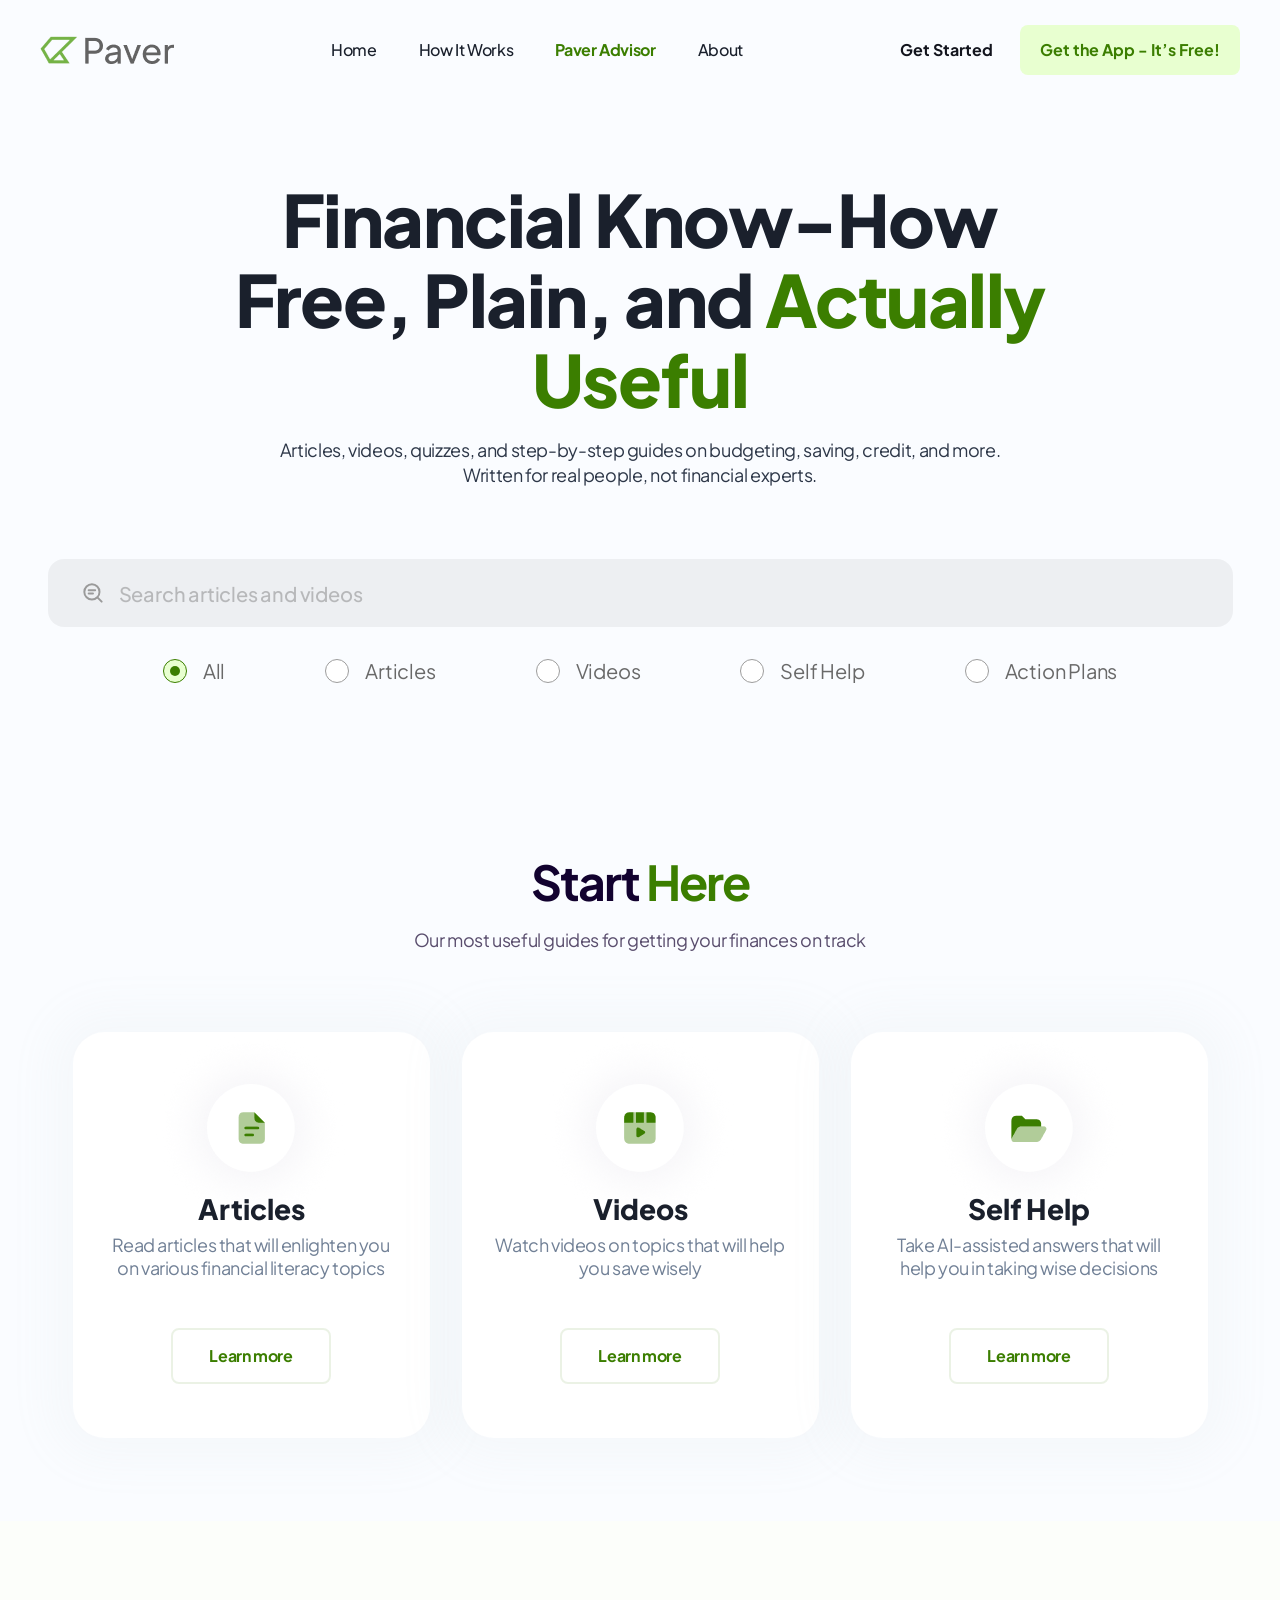
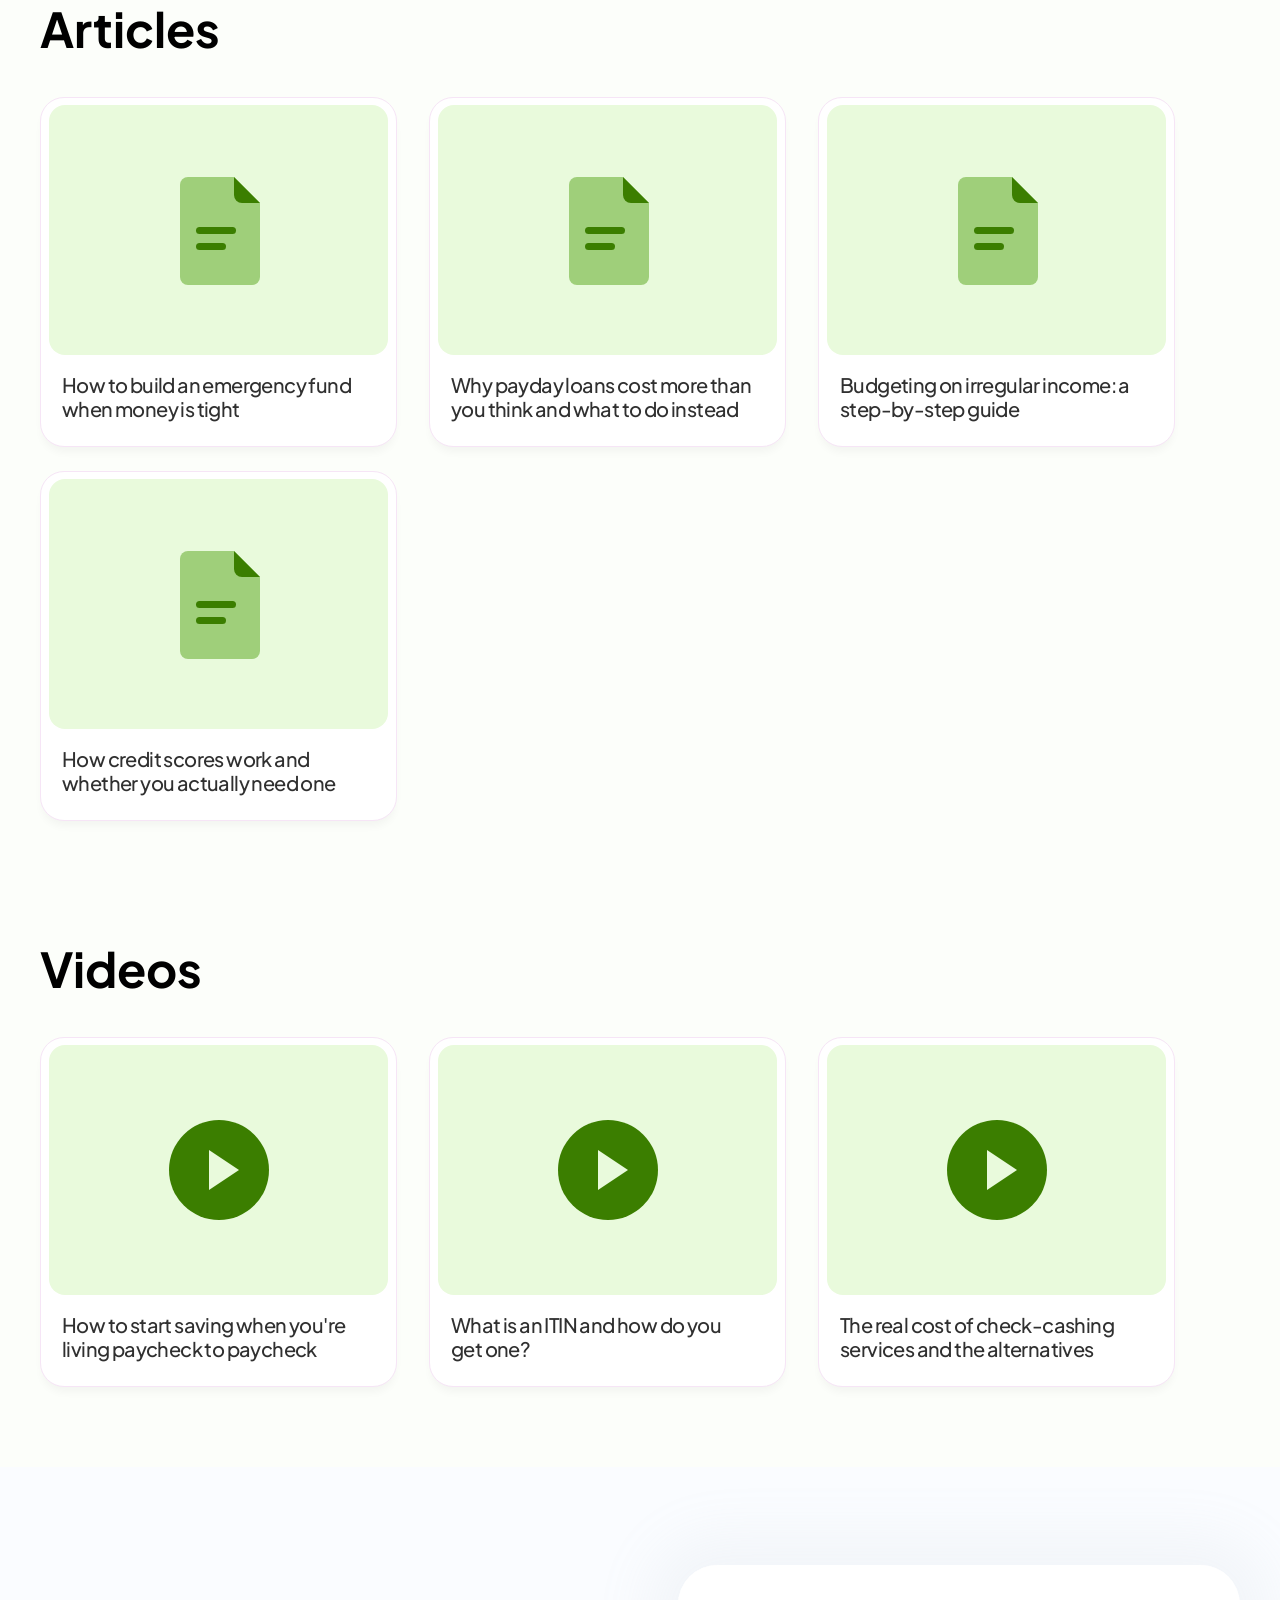
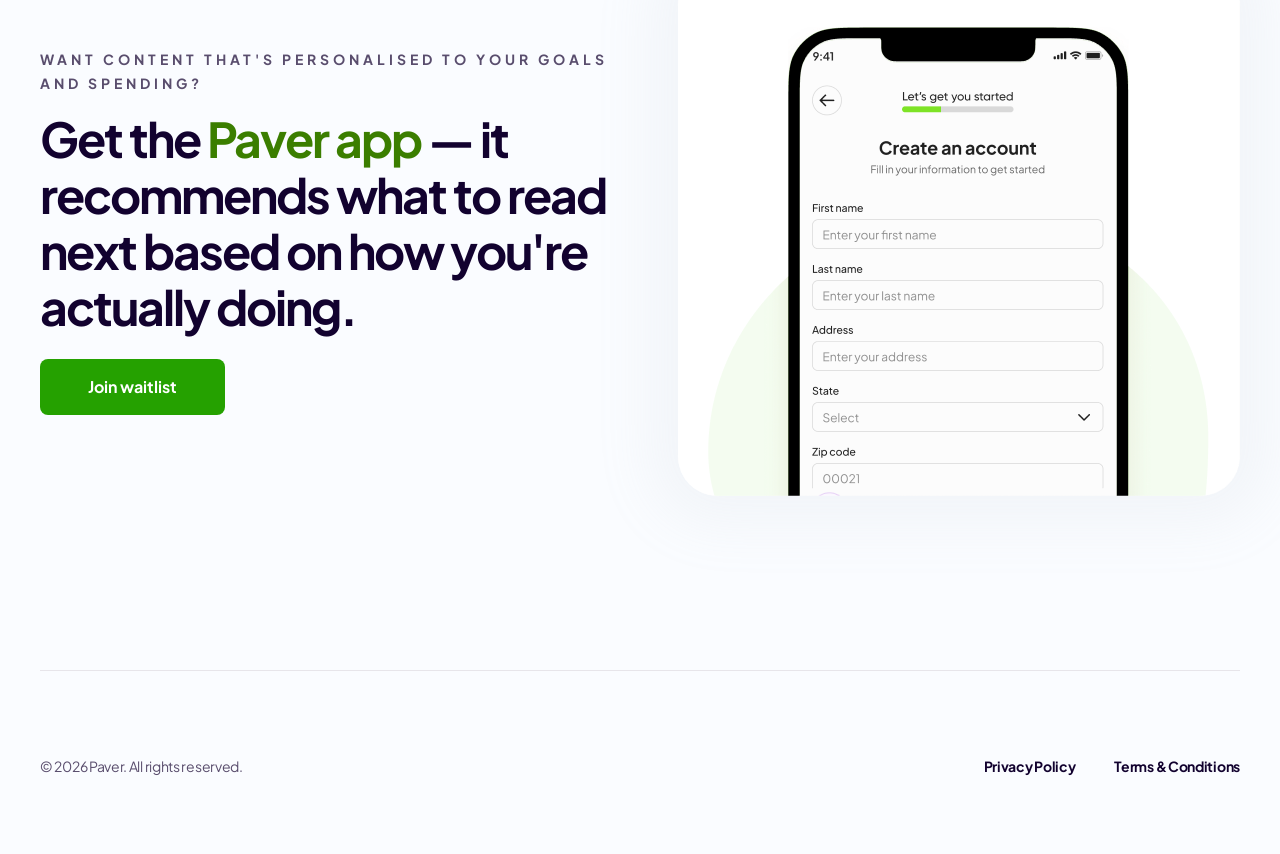
<file: paver-advisor.html>
<!doctype html>
<html lang="en">
<head>
  <meta charset="utf-8">
  <meta name="viewport" content="width=device-width, initial-scale=1">
  <title>Paver Advisor — Free Financial Know-How</title>
  <meta name="description" content="Articles, videos, and step-by-step guides on budgeting, saving, credit, and more. Written for real people, not financial experts.">
  <meta name="theme-color" content="#3b7e00">
  <meta property="og:title" content="Paver Advisor — Free Financial Know-How">
  <meta property="og:description" content="Articles, videos, and step-by-step guides on budgeting, saving, credit, and more. Written for real people, not financial experts.">
  <meta property="og:type" content="website">
  <meta property="og:image" content="https://trypaver.online/assets/img/hero-phone.png">
  <meta property="og:url" content="https://trypaver.online/paver-advisor.html">
  <link rel="canonical" href="https://trypaver.online/paver-advisor.html">
  <link rel="icon" type="image/svg+xml" href="assets/img/favicon.svg">
  <link rel="preconnect" href="https://fonts.googleapis.com">
  <link rel="preconnect" href="https://fonts.gstatic.com" crossorigin>
  <link href="https://fonts.googleapis.com/css2?family=Plus+Jakarta+Sans:wght@400;500;700;800&display=swap" rel="stylesheet">
  <link rel="stylesheet" href="assets/css/styles.css">
</head>
<body>
  <a class="skip-link" href="#main">Skip to content</a>

  <header class="site-header">
    <div class="container site-header__inner">
      <a class="logo" href="index.html" aria-label="Paver home">
        <img src="assets/img/logo.png" alt="Paver" width="134" height="28">
      </a>
      <nav class="nav" aria-label="Main">
        <a href="index.html">Home</a>
        <a href="how-it-works.html">How It Works</a>
        <a href="paver-advisor.html" aria-current="page">Paver Advisor</a>
        <a href="about.html">About</a>
      </nav>
      <div class="header-actions">
        <a class="header-actions__link" href="https://forms.gle/uasFHxJZCSpPC54bA" target="_blank" rel="noopener">Get Started</a>
        <a class="btn btn--soft btn--sm" href="https://forms.gle/uasFHxJZCSpPC54bA" target="_blank" rel="noopener">Get the App - It’s Free!</a>
      </div>
      <button class="nav-toggle" type="button" aria-expanded="false" aria-controls="mobile-menu" aria-label="Open menu">
        <svg class="icon-open" viewBox="0 0 24 24" fill="none" stroke="currentColor" stroke-width="2" stroke-linecap="round" aria-hidden="true"><path d="M4 7h16M4 12h16M4 17h16"/></svg>
        <svg class="icon-close" viewBox="0 0 24 24" fill="none" stroke="currentColor" stroke-width="2" stroke-linecap="round" aria-hidden="true"><path d="M6 6l12 12M18 6L6 18"/></svg>
      </button>
      <div class="mobile-menu" id="mobile-menu">
        <a href="index.html">Home</a>
        <a href="how-it-works.html">How It Works</a>
        <a href="paver-advisor.html" aria-current="page">Paver Advisor</a>
        <a href="about.html">About</a>
        <a class="btn btn--soft" href="https://forms.gle/uasFHxJZCSpPC54bA" target="_blank" rel="noopener">Join waitlist</a>
      </div>
    </div>
  </header>

  <main id="main">
    <!-- Hero + search -->
    <section class="page-hero advisor-hero">
      <div class="container">
        <h1 class="page-hero__title">Financial Know-How<br>Free, Plain, and <span class="text-green">Actually Useful</span></h1>
        <p class="page-hero__lead">Articles, videos, quizzes, and step-by-step guides on budgeting, saving, credit, and more.<br>Written for real people, not financial experts.</p>
        <div class="advisor-tools">
          <label class="search">
            <span class="sr-only">Search articles and videos</span>
            <svg viewBox="0 0 24 24" fill="none" stroke="currentColor" stroke-width="1.8" stroke-linecap="round" stroke-linejoin="round" aria-hidden="true"><circle cx="11" cy="11" r="7"/><path d="M20 20l-3.5-3.5M8 9.5h6M8 12.5h4"/></svg>
            <input type="search" placeholder="Search articles and videos" autocomplete="off" data-library-search>
          </label>
          <fieldset class="filters">
            <legend class="sr-only">Filter by type</legend>
            <label class="filter"><input type="radio" name="library-filter" value="all" checked data-library-filter> All</label>
            <label class="filter"><input type="radio" name="library-filter" value="articles" data-library-filter> Articles</label>
            <label class="filter"><input type="radio" name="library-filter" value="videos" data-library-filter> Videos</label>
            <label class="filter"><input type="radio" name="library-filter" value="self-help" data-library-filter> Self Help</label>
            <label class="filter"><input type="radio" name="library-filter" value="action-plans" data-library-filter> Action Plans</label>
          </fieldset>
        </div>
      </div>
    </section>

    <!-- Start here -->
    <section class="section section--bg start-here">
      <div class="container">
        <div class="section-head section-head--center reveal">
          <h2 class="section-title">Start <span class="text-green">Here</span></h2>
          <p class="section-lead">Our most useful guides for getting your finances on track</p>
        </div>
        <div class="learn-grid">
          <article class="learn-card reveal">
            <div class="learn-card__top">
              <div class="feature-card__icon"><img src="assets/img/icon-articles.png" alt="" width="198" height="192"></div>
              <div>
                <h3 class="learn-card__title">Articles</h3>
                <p class="learn-card__text">Read articles that will enlighten you on various financial literacy topics</p>
              </div>
            </div>
            <a class="btn btn--outline" href="#articles">Learn more</a>
          </article>
          <article class="learn-card reveal">
            <div class="learn-card__top">
              <div class="feature-card__icon"><img src="assets/img/icon-videos.png" alt="" width="198" height="192"></div>
              <div>
                <h3 class="learn-card__title">Videos</h3>
                <p class="learn-card__text">Watch videos on topics that will help you save wisely</p>
              </div>
            </div>
            <a class="btn btn--outline" href="#videos">Learn more</a>
          </article>
          <article class="learn-card reveal">
            <div class="learn-card__top">
              <div class="feature-card__icon"><img src="assets/img/icon-self-help.png" alt="" width="198" height="192"></div>
              <div>
                <h3 class="learn-card__title">Self Help</h3>
                <p class="learn-card__text">Take AI-assisted answers that will help you in taking wise decisions</p>
              </div>
            </div>
            <a class="btn btn--outline" href="https://forms.gle/uasFHxJZCSpPC54bA" target="_blank" rel="noopener">Learn more</a>
          </article>
        </div>
      </div>
    </section>

    <!-- Library -->
    <section class="library" data-library>
      <div class="container">
        <div class="library__group" id="articles" data-group="articles">
          <h2 class="library__title">Articles</h2>
          <div class="resource-grid">
            <article class="resource-card">
              <div class="resource-card__thumb"><svg viewBox="0 0 150 150" aria-hidden="true"><path d="M44 22h46l26 26v74a8 8 0 0 1-8 8H44a8 8 0 0 1-8-8V30a8 8 0 0 1 8-8z" fill="#9fcf7a"/><path d="M90 22l26 26H98a8 8 0 0 1-8-8z" fill="#3b7e00"/><rect x="52" y="72" width="40" height="7" rx="3.5" fill="#3b7e00"/><rect x="52" y="88" width="30" height="7" rx="3.5" fill="#3b7e00"/></svg></div>
              <h3 class="resource-card__title">How to build an emergency fund when money is tight</h3>
            </article>
            <article class="resource-card">
              <div class="resource-card__thumb"><svg viewBox="0 0 150 150" aria-hidden="true"><path d="M44 22h46l26 26v74a8 8 0 0 1-8 8H44a8 8 0 0 1-8-8V30a8 8 0 0 1 8-8z" fill="#9fcf7a"/><path d="M90 22l26 26H98a8 8 0 0 1-8-8z" fill="#3b7e00"/><rect x="52" y="72" width="40" height="7" rx="3.5" fill="#3b7e00"/><rect x="52" y="88" width="30" height="7" rx="3.5" fill="#3b7e00"/></svg></div>
              <h3 class="resource-card__title">Why payday loans cost more than you think and what to do instead</h3>
            </article>
            <article class="resource-card">
              <div class="resource-card__thumb"><svg viewBox="0 0 150 150" aria-hidden="true"><path d="M44 22h46l26 26v74a8 8 0 0 1-8 8H44a8 8 0 0 1-8-8V30a8 8 0 0 1 8-8z" fill="#9fcf7a"/><path d="M90 22l26 26H98a8 8 0 0 1-8-8z" fill="#3b7e00"/><rect x="52" y="72" width="40" height="7" rx="3.5" fill="#3b7e00"/><rect x="52" y="88" width="30" height="7" rx="3.5" fill="#3b7e00"/></svg></div>
              <h3 class="resource-card__title">Budgeting on irregular income: a step-by-step guide</h3>
            </article>
            <article class="resource-card">
              <div class="resource-card__thumb"><svg viewBox="0 0 150 150" aria-hidden="true"><path d="M44 22h46l26 26v74a8 8 0 0 1-8 8H44a8 8 0 0 1-8-8V30a8 8 0 0 1 8-8z" fill="#9fcf7a"/><path d="M90 22l26 26H98a8 8 0 0 1-8-8z" fill="#3b7e00"/><rect x="52" y="72" width="40" height="7" rx="3.5" fill="#3b7e00"/><rect x="52" y="88" width="30" height="7" rx="3.5" fill="#3b7e00"/></svg></div>
              <h3 class="resource-card__title">How credit scores work and whether you actually need one</h3>
            </article>
          </div>
        </div>

        <div class="library__group" id="videos" data-group="videos">
          <h2 class="library__title">Videos</h2>
          <div class="resource-grid">
            <article class="resource-card">
              <div class="resource-card__thumb resource-card__thumb--video"><svg viewBox="0 0 120 120" aria-hidden="true"><circle cx="60" cy="60" r="50" fill="#3b7e00"/><path d="M50 40l30 20-30 20z" fill="#e9fadc"/></svg></div>
              <h3 class="resource-card__title">How to start saving when you're living paycheck to paycheck</h3>
            </article>
            <article class="resource-card">
              <div class="resource-card__thumb resource-card__thumb--video"><svg viewBox="0 0 120 120" aria-hidden="true"><circle cx="60" cy="60" r="50" fill="#3b7e00"/><path d="M50 40l30 20-30 20z" fill="#e9fadc"/></svg></div>
              <h3 class="resource-card__title">What is an ITIN and how do you get one?</h3>
            </article>
            <article class="resource-card">
              <div class="resource-card__thumb resource-card__thumb--video"><svg viewBox="0 0 120 120" aria-hidden="true"><circle cx="60" cy="60" r="50" fill="#3b7e00"/><path d="M50 40l30 20-30 20z" fill="#e9fadc"/></svg></div>
              <h3 class="resource-card__title">The real cost of check-cashing services and the alternatives</h3>
            </article>
          </div>
        </div>

        <p class="empty-state" data-library-empty hidden>Nothing here yet. More guides are on the way. <a class="text-green" href="https://forms.gle/uasFHxJZCSpPC54bA" target="_blank" rel="noopener"><strong>Join the waitlist</strong></a> to hear when they land.</p>
      </div>
    </section>

    <!-- App CTA -->
    <section class="section--bg app-cta">
      <div class="container app-cta__inner">
        <div class="app-cta__copy reveal">
          <div class="section-head">
            <p class="eyebrow">Want content that's personalised to your goals and spending?</p>
            <h2 class="section-title">Get the <span class="text-green">Paver app</span> — it recommends what to read next based on how you're actually doing.</h2>
          </div>
          <div class="btn-row">
            <a class="btn btn--bright" href="https://forms.gle/uasFHxJZCSpPC54bA" target="_blank" rel="noopener">Join waitlist</a>
          </div>
        </div>
        <div class="phone-card reveal">
          <img src="assets/img/steps-phone.png" alt="A screen from the Paver app" width="562" height="531">
        </div>
      </div>
    </section>
  </main>

  <footer class="site-footer site-footer--rule">
    <div class="container site-footer__inner">
      <p class="site-footer__copy">© 2026 Paver. All rights reserved.</p>
      <div class="site-footer__links">
        <span>Privacy Policy</span>
        <span>Terms &amp; Conditions</span>
      </div>
    </div>
  </footer>

  <script src="assets/js/main.js" defer></script>
</body>
</html>
</file>
<file: assets/css/styles.css>
/* ==========================================================================
   Paver — marketing site styles
   Built from the Figma design (Home, How It Works, Paver Advisor, About)
   ========================================================================== */

:root {
  --green: #3b7e00;
  --green-bright: #25a100;
  --green-soft: #77cf33;
  --green-tint: #e8ffd0;
  --green-wash: #e9fadc;
  --green-pale: #f5fded;

  --ink: #1a202c;        /* Grey 1 */
  --ink-deep: #12022f;   /* Colors/Basic/Color 1 */
  --ink-black: #12141d;  /* Black */
  --body: #2d3748;
  --muted: #594d6d;      /* Colors/Basic/Color 2 */
  --muted-2: #718096;    /* Grey 4 */
  --line: #e7e5ea;       /* Colors/Basic/Color 4 */
  --dark: #292b32;       /* Dark */

  --bg: #fafcff;
  --bg-warm: #fcfefa;
  --white: #ffffff;

  --radius-card: 32px;
  --radius-btn: 8px;
  --shadow-card: 0 0 44px 24px rgba(176, 183, 195, 0.06);
  --shadow-phone: 0 0 54px 30px rgba(176, 183, 195, 0.1);

  --container: 1200px;
  --gutter: 24px;
  --header-h: 100px;

  --font: "Plus Jakarta Sans", system-ui, -apple-system, "Segoe UI", Roboto, sans-serif;
}

*,
*::before,
*::after {
  box-sizing: border-box;
}

html {
  scroll-behavior: smooth;
  -webkit-text-size-adjust: 100%;
}

body {
  margin: 0;
  font-family: var(--font);
  color: var(--ink);
  background: var(--bg);
  line-height: 1.5;
  -webkit-font-smoothing: antialiased;
  overflow-x: hidden;
}

img {
  max-width: 100%;
  display: block;
}

a {
  color: inherit;
  text-decoration: none;
}

h1,
h2,
h3,
p {
  margin: 0;
}

button {
  font: inherit;
}

.container {
  width: 100%;
  max-width: calc(var(--container) + var(--gutter) * 2);
  margin: 0 auto;
  padding: 0 var(--gutter);
}

.text-green {
  color: var(--green);
}

.text-green-bright {
  color: var(--green-bright);
}

.sr-only {
  position: absolute;
  width: 1px;
  height: 1px;
  padding: 0;
  margin: -1px;
  overflow: hidden;
  clip: rect(0, 0, 0, 0);
  white-space: nowrap;
  border: 0;
}

.skip-link {
  position: absolute;
  left: 16px;
  top: -60px;
  z-index: 100;
  padding: 10px 16px;
  background: var(--green);
  color: var(--white);
  border-radius: var(--radius-btn);
  font-weight: 700;
}

.skip-link:focus {
  top: 16px;
}

:focus-visible {
  outline: 3px solid var(--green-soft);
  outline-offset: 3px;
}

/* --------------------------------------------------------------------------
   Buttons
   -------------------------------------------------------------------------- */

.btn {
  display: inline-flex;
  align-items: center;
  justify-content: center;
  gap: 9px;
  height: 56px;
  padding: 16px 28px;
  border: 0;
  border-radius: var(--radius-btn);
  font-family: var(--font);
  font-weight: 700;
  font-size: 16px;
  line-height: 24px;
  white-space: nowrap;
  cursor: pointer;
  transition: background-color 0.2s ease, color 0.2s ease, transform 0.2s ease, box-shadow 0.2s ease;
}

.btn:hover {
  transform: translateY(-1px);
}

.btn--primary {
  background: var(--green);
  color: var(--white);
}

.btn--primary:hover {
  background: #336d00;
  box-shadow: 0 8px 20px rgba(59, 126, 0, 0.25);
}

.btn--bright {
  background: var(--green-bright);
  color: var(--white);
  padding-inline: 48px;
}

.btn--bright:hover {
  background: #1f8a00;
  box-shadow: 0 8px 20px rgba(37, 161, 0, 0.25);
}

.btn--wide {
  padding-inline: 48px;
}

.btn--soft {
  background: var(--green-tint);
  color: var(--green);
  padding-inline: 18px;
}

.btn--soft:hover {
  background: #d9fbb5;
}

.btn--soft-bright {
  color: var(--green-bright);
}

.btn--outline {
  height: 56px;
  width: 160px;
  background: transparent;
  color: var(--green);
  border: 2px solid rgba(59, 126, 0, 0.1);
  letter-spacing: -0.36px;
  line-height: 26px;
}

.btn--outline:hover {
  border-color: var(--green);
}

.btn--sm {
  height: 50px;
  padding: 16px 20px;
}

.btn__stores {
  display: inline-flex;
  align-items: center;
  gap: 4px;
}

.btn__stores svg {
  width: 24px;
  height: 24px;
}

.btn__divider {
  width: 2px;
  height: 24px;
  background: currentColor;
  opacity: 0.35;
  border-radius: 2px;
}

.btn-row {
  display: flex;
  flex-wrap: wrap;
  gap: 24px;
  align-items: center;
}

/* --------------------------------------------------------------------------
   Header
   -------------------------------------------------------------------------- */

.site-header {
  position: sticky;
  top: 0;
  z-index: 50;
  background: rgba(250, 252, 255, 0.92);
  backdrop-filter: saturate(160%) blur(10px);
  -webkit-backdrop-filter: saturate(160%) blur(10px);
  transition: box-shadow 0.2s ease;
}

.site-header.is-scrolled {
  box-shadow: 0 1px 0 var(--line);
}

.site-header__inner {
  display: flex;
  align-items: center;
  justify-content: space-between;
  height: var(--header-h);
  gap: 24px;
}

.logo {
  display: inline-flex;
  flex-shrink: 0;
}

.logo img {
  width: 134px;
  height: 28px;
}

.nav {
  display: flex;
  align-items: center;
  gap: 42px;
}

.nav a {
  font-weight: 500;
  font-size: 16px;
  line-height: 26px;
  letter-spacing: -0.3556px;
  color: var(--ink);
  white-space: nowrap;
  transition: color 0.2s ease;
}

.nav a:hover {
  color: var(--green);
}

.nav a[aria-current="page"] {
  font-weight: 700;
  color: var(--green);
}

.header-actions {
  display: flex;
  align-items: center;
  gap: 27px;
}

.header-actions__link {
  font-weight: 700;
  font-size: 16px;
  line-height: 30px;
  color: var(--ink-black);
  white-space: nowrap;
}

.header-actions__link:hover {
  color: var(--green);
}

.nav-toggle {
  display: none;
  width: 44px;
  height: 44px;
  padding: 0;
  border: 0;
  border-radius: var(--radius-btn);
  background: var(--green-tint);
  color: var(--green);
  cursor: pointer;
  align-items: center;
  justify-content: center;
}

.nav-toggle svg {
  width: 24px;
  height: 24px;
}

.nav-toggle .icon-close {
  display: none;
}

.site-header.is-open .nav-toggle .icon-open {
  display: none;
}

.site-header.is-open .nav-toggle .icon-close {
  display: block;
}

.mobile-menu {
  display: none;
}

/* --------------------------------------------------------------------------
   Section headings
   -------------------------------------------------------------------------- */

.section {
  padding: 83px 0;
}

.section--bg {
  background: var(--bg);
}

.section--warm {
  background: var(--bg-warm);
}

.section--dark {
  background: var(--dark);
  color: var(--white);
}

.section-title {
  font-weight: 700;
  font-size: 48px;
  line-height: 56px;
  letter-spacing: -2px;
  color: var(--ink-deep);
}

.section--dark .section-title {
  color: var(--white);
}

.section-lead {
  font-size: 18px;
  line-height: 28px;
  letter-spacing: -0.4px;
  color: var(--muted);
}

.eyebrow {
  font-weight: 700;
  font-size: 14px;
  line-height: 24px;
  letter-spacing: 4px;
  text-transform: uppercase;
  color: var(--muted);
}

.section--dark .eyebrow {
  color: rgba(255, 255, 255, 0.5);
}

.section-head {
  display: flex;
  flex-direction: column;
  gap: 16px;
}

.section-head--center {
  align-items: center;
  text-align: center;
  margin: 0 auto;
}

/* --------------------------------------------------------------------------
   Hero
   -------------------------------------------------------------------------- */

.hero {
  background: var(--bg);
  overflow: hidden;
}

.hero__inner {
  display: grid;
  grid-template-columns: minmax(0, 600px) minmax(0, 500px);
  justify-content: space-between;
  align-items: start;
  gap: 40px;
  min-height: 658px;
}

.hero__copy {
  padding-top: 79px;
  display: flex;
  flex-direction: column;
  gap: 34px;
}

.hero__text {
  display: flex;
  flex-direction: column;
  gap: 18px;
}

.hero__title {
  font-weight: 800;
  font-size: 72px;
  line-height: 1.12;
  letter-spacing: -1.442px;
  color: var(--ink);
}

.hero__lead {
  max-width: 533px;
  font-size: 18px;
  line-height: 25.2px;
  letter-spacing: -0.36px;
  color: var(--body);
}

.hero__media {
  align-self: start;
  padding-top: 11px;
  justify-self: end;
}

.hero__media img {
  width: 500px;
  height: auto;
}

.page-hero {
  background: var(--bg);
  padding: 79px 0 110px;
  text-align: center;
}

.page-hero__title {
  max-width: 900px;
  margin: 0 auto;
  font-weight: 800;
  font-size: 72px;
  line-height: 80px;
  letter-spacing: -1.442px;
  color: var(--ink);
}

.page-hero__lead {
  max-width: 929px;
  margin: 18px auto 0;
  font-size: 18px;
  line-height: 25.2px;
  letter-spacing: -0.36px;
  color: var(--body);
}

/* --------------------------------------------------------------------------
   Feature cards ("Here's what Paver does for you")
   -------------------------------------------------------------------------- */

.features {
  background: var(--bg-warm);
}

.features .section-head {
  margin-bottom: 48px;
}

.feature-grid {
  display: grid;
  grid-template-columns: 550fr 640fr;
  gap: 32px 33px;
}

.feature-grid__row2 {
  grid-column: 1 / -1;
  display: grid;
  grid-template-columns: 1fr 1fr;
  gap: 32px;
}

.feature-card {
  display: flex;
  flex-direction: column;
  justify-content: center;
  gap: 16px;
  min-height: 310px;
  padding: 40px 38px;
  background: var(--white);
  border-radius: var(--radius-card);
  box-shadow: var(--shadow-card);
}

.feature-card--dark {
  background: var(--dark);
  color: var(--white);
  box-shadow: 0 0 44px 24px rgba(176, 183, 195, 0.08);
}

.feature-card--row {
  flex-direction: row;
  align-items: center;
  min-height: 183px;
  padding: 32px;
}

.feature-card__icon {
  position: relative;
  flex-shrink: 0;
  width: 88px;
  height: 88px;
}

.feature-card__icon img {
  position: absolute;
  left: 50%;
  top: 50%;
  max-width: none;
  transform: translate(-50%, -50%);
}

.feature-card__body {
  display: flex;
  flex-direction: column;
  gap: 8px;
}

.feature-card__title {
  font-weight: 800;
  font-size: 28px;
  line-height: 1.26;
  color: var(--ink);
}

.feature-card--dark .feature-card__title {
  color: var(--white);
}

.feature-card__text {
  max-width: 550px;
  font-size: 18px;
  line-height: 1.26;
  letter-spacing: -0.4px;
  color: var(--muted-2);
}

.feature-card--dark .feature-card__text {
  color: rgba(255, 255, 255, 0.8);
}

/* --------------------------------------------------------------------------
   Testimonials
   -------------------------------------------------------------------------- */

.testimonials {
  padding: 87px 0 132px;
  overflow: hidden;
}

.testimonials .section-head {
  max-width: 520px;
  margin-bottom: 72px;
}

.testimonial-track {
  display: flex;
  gap: 30px;
  padding: 0 var(--gutter);
  overflow-x: auto;
  scroll-snap-type: x mandatory;
  scrollbar-width: none;
  justify-content: safe center;
}

.testimonial-track::-webkit-scrollbar {
  display: none;
}

.testimonial {
  flex: 0 0 540px;
  display: grid;
  grid-template-columns: 65px 1fr;
  gap: 0 27px;
  min-height: 298px;
  padding: 65px 50px 40px;
  border: 2px solid rgba(255, 255, 255, 0.1);
  border-radius: var(--radius-card);
  scroll-snap-align: center;
}

.testimonial__avatar {
  width: 65px;
  height: 65px;
  border-radius: 50%;
  object-fit: cover;
}

.testimonial__quote {
  margin: 0;
  font-weight: 700;
  font-size: 18px;
  line-height: 28px;
  letter-spacing: -0.4px;
  color: var(--white);
}

.testimonial__name {
  grid-column: 2;
  margin-top: 32px;
  font-weight: 700;
  font-size: 14px;
  line-height: 24px;
  letter-spacing: 4px;
  text-transform: uppercase;
  color: rgba(255, 255, 255, 0.5);
}

/* --------------------------------------------------------------------------
   Learn cards (Articles / Videos / Self help)
   -------------------------------------------------------------------------- */

.learn .section-head {
  max-width: 560px;
  margin-bottom: 78px;
}

.learn-grid {
  display: grid;
  grid-template-columns: repeat(3, minmax(0, 357px));
  justify-content: center;
  gap: 32px;
}

.learn-card {
  display: flex;
  flex-direction: column;
  align-items: center;
  justify-content: center;
  gap: 48px;
  min-height: 406px;
  padding: 40px 32px;
  background: var(--white);
  border-radius: var(--radius-card);
  box-shadow: var(--shadow-card);
  text-align: center;
}

.learn-card__top {
  display: flex;
  flex-direction: column;
  align-items: center;
  gap: 16px;
}

.learn-card__title {
  font-weight: 800;
  font-size: 28px;
  line-height: 1.26;
  color: var(--ink);
}

.learn-card__text {
  max-width: 290px;
  margin-top: 8px;
  font-size: 18px;
  line-height: 1.26;
  letter-spacing: -0.4px;
  color: var(--muted-2);
}

/* --------------------------------------------------------------------------
   Steps
   -------------------------------------------------------------------------- */

.steps {
  padding: 98px 0;
}

.steps__head {
  display: flex;
  flex-wrap: wrap;
  align-items: flex-start;
  justify-content: space-between;
  gap: 24px;
  margin-bottom: 50px;
}

.steps__body {
  display: flex;
  align-items: center;
  justify-content: space-between;
  gap: 48px;
}

.step-list {
  position: relative;
  list-style: none;
  margin: 0;
  padding: 0;
  display: flex;
  flex-direction: column;
  gap: 48px;
  counter-reset: step;
}

.step-list--detailed {
  gap: 40px;
}

.step-list::before {
  content: "";
  position: absolute;
  left: 32px;
  top: 65px;
  bottom: 32px;
  border-left: 1px dashed #c7cbd3;
}

.step {
  position: relative;
  display: flex;
  align-items: center;
  gap: 30px;
}

.step--active {
  align-items: flex-start;
}

.step__num {
  flex-shrink: 0;
  display: inline-flex;
  align-items: center;
  justify-content: center;
  width: 65px;
  height: 65px;
  border-radius: 50%;
  background: var(--white);
  box-shadow: 0 10px 40px rgba(176, 183, 195, 0.25);
  font-weight: 700;
  font-size: 24px;
  line-height: 34px;
  letter-spacing: -0.8px;
  color: var(--ink-deep);
}

.step--active .step__num {
  background: var(--green-bright);
  color: var(--white);
  box-shadow: 0 10px 40px rgba(37, 161, 0, 0.18);
}

.step__body {
  display: flex;
  flex-direction: column;
  gap: 6px;
}

.step--active .step__body {
  padding-top: 0;
}

.step__title {
  font-weight: 700;
  font-size: 18px;
  line-height: 28px;
  letter-spacing: -0.4px;
  color: var(--ink-deep);
}

.step__text {
  max-width: 453px;
  font-size: 18px;
  line-height: 25.2px;
  letter-spacing: -0.36px;
  color: var(--body);
}

.phone-card {
  flex-shrink: 0;
  width: 562px;
  max-width: 100%;
  border-radius: 39.4px;
  overflow: hidden;
  background: var(--white);
  box-shadow: var(--shadow-phone);
}

.phone-card img {
  width: 100%;
  height: auto;
}

/* --------------------------------------------------------------------------
   FAQ + contact
   -------------------------------------------------------------------------- */

.faq {
  padding: 120px 0;
}

.faq__inner {
  display: flex;
  justify-content: center;
  align-items: flex-start;
  gap: 100px;
}

.faq__list {
  flex: 0 1 450px;
  display: flex;
  flex-direction: column;
  gap: 32px;
}

.faq-item {
  padding-bottom: 32px;
  border-bottom: 1px solid var(--line);
}

.faq-item__q {
  display: flex;
  align-items: flex-start;
  justify-content: space-between;
  gap: 8px;
  width: 100%;
  padding: 0;
  border: 0;
  background: none;
  text-align: left;
  cursor: pointer;
  font-weight: 700;
  font-size: 18px;
  line-height: 28px;
  letter-spacing: -0.4px;
  color: var(--ink);
}

.faq-item__q img {
  flex-shrink: 0;
  width: 24px;
  height: 24px;
  margin-top: 2px;
}

.faq-item__q .chev-up {
  display: none;
}

.faq-item.is-open .chev-up {
  display: block;
}

.faq-item.is-open .chev-down {
  display: none;
}

.faq-item__a {
  display: grid;
  grid-template-rows: 0fr;
  transition: grid-template-rows 0.25s ease;
}

.faq-item.is-open .faq-item__a {
  grid-template-rows: 1fr;
}

.faq-item__a > div {
  overflow: hidden;
}

.faq-item__a p {
  padding-top: 16px;
  font-size: 16px;
  line-height: 26px;
  letter-spacing: -0.3556px;
  color: var(--muted-2);
}

.contact-cta {
  flex: 0 1 560px;
  display: flex;
  flex-direction: column;
  gap: 24px;
}

.contact-cta .section-head {
  gap: 16px;
}

/* --------------------------------------------------------------------------
   Download CTA (phone + copy)
   -------------------------------------------------------------------------- */

.download {
  position: relative;
  background: #fbfefa;
  overflow: hidden;
}

.download__inner {
  display: grid;
  grid-template-columns: minmax(0, 1fr) minmax(0, 564px);
  align-items: center;
  gap: 48px;
  min-height: 442px;
}

.download--tall .download__inner {
  min-height: 600px;
}

.download__media {
  align-self: end;
  display: flex;
  justify-content: center;
}

.download__media img {
  width: 420px;
  height: 380px;
  object-fit: cover;
  object-position: top;
  margin-top: 48px;
}

.download--tall .download__media img {
  height: 540px;
  width: 414px;
}

.download__copy {
  display: flex;
  flex-direction: column;
  gap: 24px;
  padding: 64px 0;
}

.download__copy .section-head {
  gap: 16px;
}

/* --------------------------------------------------------------------------
   Footer
   -------------------------------------------------------------------------- */

.site-footer {
  background: var(--bg);
  padding: 76px 0;
}

.site-footer--rule .container::before {
  content: "";
  display: block;
  height: 1px;
  flex-basis: 100%;
  margin-bottom: 67px;
  background: var(--line);
}

.site-footer__inner {
  display: flex;
  flex-wrap: wrap;
  align-items: flex-start;
  justify-content: space-between;
  gap: 16px 39px;
  font-size: 14px;
  line-height: 24px;
  letter-spacing: -0.3px;
}

.site-footer__copy {
  color: var(--muted);
}

.site-footer__links {
  display: flex;
  gap: 39px;
  font-weight: 700;
  color: var(--ink-deep);
}

/* --------------------------------------------------------------------------
   Paver Advisor page
   -------------------------------------------------------------------------- */

.advisor-hero {
  padding-bottom: 88px;
}

.advisor-hero .page-hero__title {
  max-width: 1000px;
}

.advisor-tools {
  max-width: 1185px;
  margin: 72px auto 0;
  display: flex;
  flex-direction: column;
  align-items: center;
  gap: 32px;
}

.search {
  position: relative;
  width: 100%;
}

.search svg {
  position: absolute;
  left: 32px;
  top: 50%;
  width: 26px;
  height: 26px;
  transform: translateY(-50%);
  color: #9a9a9a;
  pointer-events: none;
}

.search input {
  width: 100%;
  height: 68px;
  padding: 0 24px 0 70px;
  border: 1px solid transparent;
  border-radius: 16px;
  background: rgba(18, 18, 18, 0.05);
  font-family: var(--font);
  font-weight: 500;
  font-size: 20px;
  letter-spacing: -0.2px;
  color: var(--ink);
  transition: border-color 0.2s ease, background-color 0.2s ease;
}

.search input::placeholder {
  color: rgba(103, 103, 103, 0.4);
}

.search input:focus {
  outline: none;
  border-color: var(--green);
  background: var(--white);
}

.filters {
  display: flex;
  flex-wrap: wrap;
  justify-content: center;
  gap: 16px 100px;
  margin: 0;
  padding: 0;
  border: 0;
}

.filter {
  display: inline-flex;
  align-items: center;
  gap: 16px;
  cursor: pointer;
  font-size: 20px;
  line-height: 24px;
  letter-spacing: -0.2px;
  color: #696969;
}

.filter input {
  appearance: none;
  -webkit-appearance: none;
  flex-shrink: 0;
  width: 24px;
  height: 24px;
  margin: 0;
  border: 1px solid #9c9c9c;
  border-radius: 50%;
  background: var(--white);
  display: grid;
  place-items: center;
  cursor: pointer;
  transition: border-color 0.2s ease, background-color 0.2s ease;
}

.filter input::after {
  content: "";
  width: 10px;
  height: 10px;
  border-radius: 50%;
  background: var(--green);
  transform: scale(0);
  transition: transform 0.15s ease;
}

.filter input:checked {
  border-color: var(--green);
  background: var(--green-tint);
}

.filter input:checked::after {
  transform: scale(1);
}

.start-here .section-head {
  max-width: 560px;
  margin-bottom: 78px;
}

.library {
  background: var(--bg-warm);
  padding: 80px 0;
}

.library__group + .library__group {
  margin-top: 120px;
}

.library__title {
  margin-bottom: 40px;
  font-weight: 700;
  font-size: 48px;
  line-height: 56px;
  color: #000;
}

.resource-grid {
  display: grid;
  grid-template-columns: repeat(auto-fill, minmax(300px, 357px));
  gap: 24px 32px;
}

.resource-card {
  display: flex;
  flex-direction: column;
  min-height: 350px;
  padding: 7px 8px 24px;
  background: var(--white);
  border: 1px solid #f6e5f6;
  border-radius: 24px;
  box-shadow: 0 7px 8px -2px rgba(0, 0, 0, 0.04);
  transition: transform 0.2s ease, box-shadow 0.2s ease;
}

.resource-card:hover {
  transform: translateY(-3px);
  box-shadow: 0 16px 28px -8px rgba(0, 0, 0, 0.1);
}

.resource-card[hidden] {
  display: none;
}

.resource-card__thumb {
  display: grid;
  place-items: center;
  height: 250px;
  border-radius: 16px;
  background: var(--green-wash);
}

.resource-card__thumb svg {
  width: 150px;
  height: 150px;
}

.resource-card__thumb--video svg {
  width: 120px;
  height: 120px;
}

.resource-card__title {
  max-width: 303px;
  margin: 18px 13px 0;
  font-weight: 500;
  font-size: 20px;
  line-height: 24px;
  letter-spacing: -0.6px;
  color: #303030;
}

.empty-state {
  margin-top: 24px;
  font-size: 18px;
  color: var(--muted-2);
}

.app-cta {
  padding: 98px 0;
}

.app-cta__inner {
  display: flex;
  align-items: center;
  justify-content: space-between;
  gap: 48px;
}

.app-cta__copy {
  max-width: 588px;
  display: flex;
  flex-direction: column;
  gap: 24px;
}

/* --------------------------------------------------------------------------
   About page
   -------------------------------------------------------------------------- */

.about-hero {
  background: var(--bg-warm);
  padding: 150px 0 158px;
  overflow: hidden;
}

.about-hero__inner {
  display: flex;
  align-items: center;
  justify-content: center;
  gap: 125px;
}

.about-hero__media {
  position: relative;
  flex-shrink: 0;
  width: 540px;
  height: 540px;
  border-radius: var(--radius-card);
  background:
    radial-gradient(circle at 18% 22%, rgba(115, 177, 68, 0.12) 0 60px, transparent 61px),
    radial-gradient(circle at 85% 78%, rgba(115, 177, 68, 0.12) 0 90px, transparent 91px),
    var(--green-pale);
  overflow: visible;
}

.about-hero__media > img {
  position: absolute;
  left: 50%;
  bottom: 0;
  width: 380px;
  height: auto;
  max-height: 600px;
  object-fit: cover;
  object-position: top;
  transform: translateX(-50%);
  border-radius: 0 0 var(--radius-card) var(--radius-card);
}

.stat-chip {
  position: absolute;
  left: 25px;
  top: 92px;
  z-index: 2;
  display: flex;
  align-items: center;
  gap: 8px;
  height: 69px;
  padding: 0 24px 0 13px;
  border-radius: 32px;
  background: rgba(255, 255, 255, 0.9);
  backdrop-filter: blur(5.5px);
  -webkit-backdrop-filter: blur(5.5px);
  box-shadow: 0 30px 60px rgba(0, 0, 0, 0.12);
}

.stat-chip__icon {
  display: grid;
  place-items: center;
  width: 44px;
  height: 44px;
  border-radius: 50%;
  background: var(--green);
  color: var(--white);
}

.stat-chip__icon svg {
  width: 24px;
  height: 24px;
}

.stat-chip__label {
  display: block;
  font-size: 12px;
  letter-spacing: -0.24px;
  color: var(--muted-2);
}

.stat-chip__value {
  display: block;
  font-weight: 700;
  font-size: 20px;
  letter-spacing: -0.4px;
  color: #4b4b4b;
}

.about-hero__copy {
  max-width: 533px;
  display: flex;
  flex-direction: column;
  gap: 18px;
}

.about-hero__title {
  font-weight: 800;
  font-size: 72px;
  line-height: 80px;
  letter-spacing: -1.442px;
  color: var(--ink);
}

.beliefs .section-title {
  text-align: center;
  margin-bottom: 78px;
}

.belief-icon {
  display: grid;
  place-items: center;
  width: 88px;
  height: 88px;
  border-radius: 50%;
  background: var(--white);
  box-shadow: 0 10px 40px rgba(176, 183, 195, 0.25);
}

.belief-icon svg {
  width: 32px;
  height: 32px;
}

.founder {
  position: relative;
  padding: 120px 0;
  background-color: var(--dark);
  background-image:
    linear-gradient(to right, rgba(255, 255, 255, 0.04) 1px, transparent 1px),
    linear-gradient(to bottom, rgba(255, 255, 255, 0.04) 1px, transparent 1px);
  background-size: 100px 104.5px;
  background-position: 60px 71px;
  color: var(--white);
}

.founder__inner {
  display: flex;
  align-items: center;
  justify-content: space-between;
  gap: 60px;
}

.founder__copy {
  max-width: 640px;
  display: flex;
  flex-direction: column;
  gap: 100px;
}

.founder__bio {
  display: flex;
  flex-direction: column;
  gap: 38px;
  font-weight: 500;
  font-size: 25px;
  line-height: 38px;
  letter-spacing: -0.75px;
  color: #aaa;
}

.founder__name {
  font-weight: 500;
  font-size: 32px;
  line-height: 40px;
  letter-spacing: -0.64px;
  color: #eee;
}

.founder__role {
  margin-top: 4px;
  font-size: 32px;
  line-height: 40px;
  letter-spacing: -0.64px;
  color: #909090;
}

.founder__photo {
  flex-shrink: 0;
  position: relative;
  width: 500px;
  height: 742px;
  border-radius: 24px;
  overflow: hidden;
  background: linear-gradient(160deg, #3a3d46 0%, #1f2126 100%);
}

.founder__photo img {
  position: relative;
  width: 100%;
  height: 100%;
  object-fit: cover;
  object-position: center top;
}

/* --------------------------------------------------------------------------
   Reveal animation
   -------------------------------------------------------------------------- */

.reveal {
  opacity: 0;
  transform: translateY(24px);
  transition: opacity 0.6s ease, transform 0.6s ease;
}

.reveal.is-visible {
  opacity: 1;
  transform: none;
}

@media (prefers-reduced-motion: reduce) {
  html {
    scroll-behavior: auto;
  }

  .reveal {
    opacity: 1;
    transform: none;
    transition: none;
  }

  .btn,
  .resource-card {
    transition: none;
  }
}

/* --------------------------------------------------------------------------
   Responsive
   -------------------------------------------------------------------------- */

@media (max-width: 1200px) {
  .nav {
    gap: 28px;
  }

  .hero__title,
  .page-hero__title,
  .about-hero__title {
    font-size: 60px;
    line-height: 1.12;
  }

  .about-hero__inner {
    gap: 64px;
  }

  .about-hero__media {
    width: 460px;
    height: 460px;
  }

  .founder__photo {
    width: 420px;
    height: 620px;
  }

  .faq__inner {
    gap: 64px;
  }
}

@media (max-width: 1024px) {
  :root {
    --header-h: 80px;
  }

  .nav,
  .header-actions {
    display: none;
  }

  .nav-toggle {
    display: inline-flex;
  }

  .mobile-menu {
    position: absolute;
    left: 0;
    right: 0;
    top: 100%;
    display: none;
    flex-direction: column;
    gap: 8px;
    padding: 16px var(--gutter) 24px;
    background: var(--bg);
    border-bottom: 1px solid var(--line);
    box-shadow: 0 20px 40px rgba(18, 2, 47, 0.08);
  }

  .site-header.is-open .mobile-menu {
    display: flex;
  }

  .mobile-menu a:not(.btn) {
    padding: 12px 0;
    font-weight: 500;
    font-size: 18px;
    border-bottom: 1px solid var(--line);
  }

  .mobile-menu a[aria-current="page"] {
    font-weight: 700;
    color: var(--green);
  }

  .mobile-menu .btn {
    margin-top: 12px;
    width: 100%;
  }

  .hero__inner {
    grid-template-columns: 1fr;
    min-height: 0;
    gap: 48px;
  }

  .hero__copy {
    padding-top: 56px;
  }

  .hero__media {
    justify-self: center;
    width: 100%;
    max-width: 500px;
  }

  .hero__media img {
    width: 100%;
  }

  .feature-grid {
    grid-template-columns: 1fr;
  }

  .feature-grid__row2 {
    grid-template-columns: 1fr;
  }

  .learn-grid {
    grid-template-columns: minmax(0, 420px);
  }

  .steps__body,
  .app-cta__inner {
    flex-direction: column;
    align-items: stretch;
  }

  .phone-card {
    align-self: center;
  }

  .faq__inner {
    flex-direction: column;
    gap: 64px;
  }

  .faq__list,
  .contact-cta {
    flex-basis: auto;
    width: 100%;
  }

  .contact-cta {
    order: -1;
  }

  .download__inner {
    grid-template-columns: 1fr;
    gap: 0;
  }

  .download__copy {
    padding-bottom: 0;
  }

  .download__media {
    order: 2;
  }

  .about-hero {
    padding: 72px 0;
  }

  .about-hero__inner {
    flex-direction: column;
    align-items: flex-start;
    gap: 72px;
  }

  .about-hero__media {
    align-self: center;
  }

  .founder__inner {
    flex-direction: column;
    align-items: flex-start;
  }

  .founder__copy {
    gap: 48px;
  }

  .founder__photo {
    align-self: center;
  }

  .filters {
    gap: 16px 40px;
  }
}

@media (max-width: 640px) {
  :root {
    --gutter: 16px;
  }

  .section,
  .steps,
  .app-cta,
  .library {
    padding: 64px 0;
  }

  .hero__title,
  .page-hero__title,
  .about-hero__title {
    font-size: 42px;
    line-height: 1.14;
    letter-spacing: -1px;
  }

  .page-hero {
    padding: 48px 0 64px;
  }

  .section-title,
  .library__title {
    font-size: 34px;
    line-height: 42px;
    letter-spacing: -1px;
  }

  .hero__lead,
  .page-hero__lead,
  .section-lead {
    font-size: 16px;
    line-height: 24px;
  }

  .btn-row {
    gap: 12px;
  }

  .btn-row .btn {
    flex: 1 1 auto;
  }

  .btn--bright,
  .btn--wide {
    padding-inline: 28px;
  }

  .feature-card,
  .feature-card--row {
    flex-direction: column;
    align-items: flex-start;
    min-height: 0;
    padding: 28px 24px;
  }

  .feature-card__title {
    font-size: 22px;
  }

  .feature-card__text,
  .learn-card__text {
    font-size: 16px;
  }

  .learn-card {
    min-height: 0;
    gap: 32px;
  }

  .testimonials {
    padding: 64px 0 80px;
  }

  .testimonials .section-head {
    margin-bottom: 40px;
  }

  .testimonial {
    flex-basis: 86vw;
    grid-template-columns: 1fr;
    gap: 16px;
    min-height: 0;
    padding: 28px 24px;
  }

  .testimonial__name {
    grid-column: 1;
    margin-top: 0;
    font-size: 12px;
    letter-spacing: 3px;
  }

  .step-list {
    gap: 32px;
  }

  .step {
    gap: 18px;
  }

  .step__num {
    width: 52px;
    height: 52px;
    font-size: 20px;
  }

  .step-list::before {
    left: 26px;
    top: 52px;
  }

  .step__text {
    font-size: 16px;
    line-height: 24px;
  }

  .phone-card {
    border-radius: 28px;
  }

  .faq {
    padding: 64px 0;
  }

  .download__media img,
  .download--tall .download__media img {
    width: 300px;
    height: 300px;
  }

  .site-footer {
    padding: 48px 0;
  }

  .site-footer--rule .container::before {
    margin-bottom: 40px;
  }

  .search input {
    height: 56px;
    font-size: 16px;
    padding-left: 56px;
  }

  .search svg {
    left: 20px;
    width: 22px;
    height: 22px;
  }

  .filters {
    justify-content: flex-start;
    gap: 14px 24px;
  }

  .filter {
    font-size: 16px;
    gap: 10px;
  }

  .advisor-tools {
    margin-top: 40px;
  }

  .library__group + .library__group {
    margin-top: 64px;
  }

  .resource-grid {
    grid-template-columns: 1fr;
  }

  .resource-card {
    min-height: 0;
  }

  .resource-card__thumb {
    height: 200px;
  }

  .about-hero__media {
    width: 100%;
    max-width: 400px;
    height: auto;
    aspect-ratio: 1;
  }

  .about-hero__media > img {
    width: 72%;
  }

  .stat-chip {
    left: 12px;
    top: 24px;
    height: 58px;
  }

  .stat-chip__value {
    font-size: 17px;
  }

  .founder {
    padding: 64px 0;
  }

  .founder__bio {
    gap: 24px;
    font-size: 18px;
    line-height: 28px;
    letter-spacing: -0.4px;
  }

  .founder__name,
  .founder__role {
    font-size: 24px;
    line-height: 32px;
  }

  .founder__photo {
    width: 100%;
    height: auto;
    aspect-ratio: 500 / 742;
  }
}
</file>
